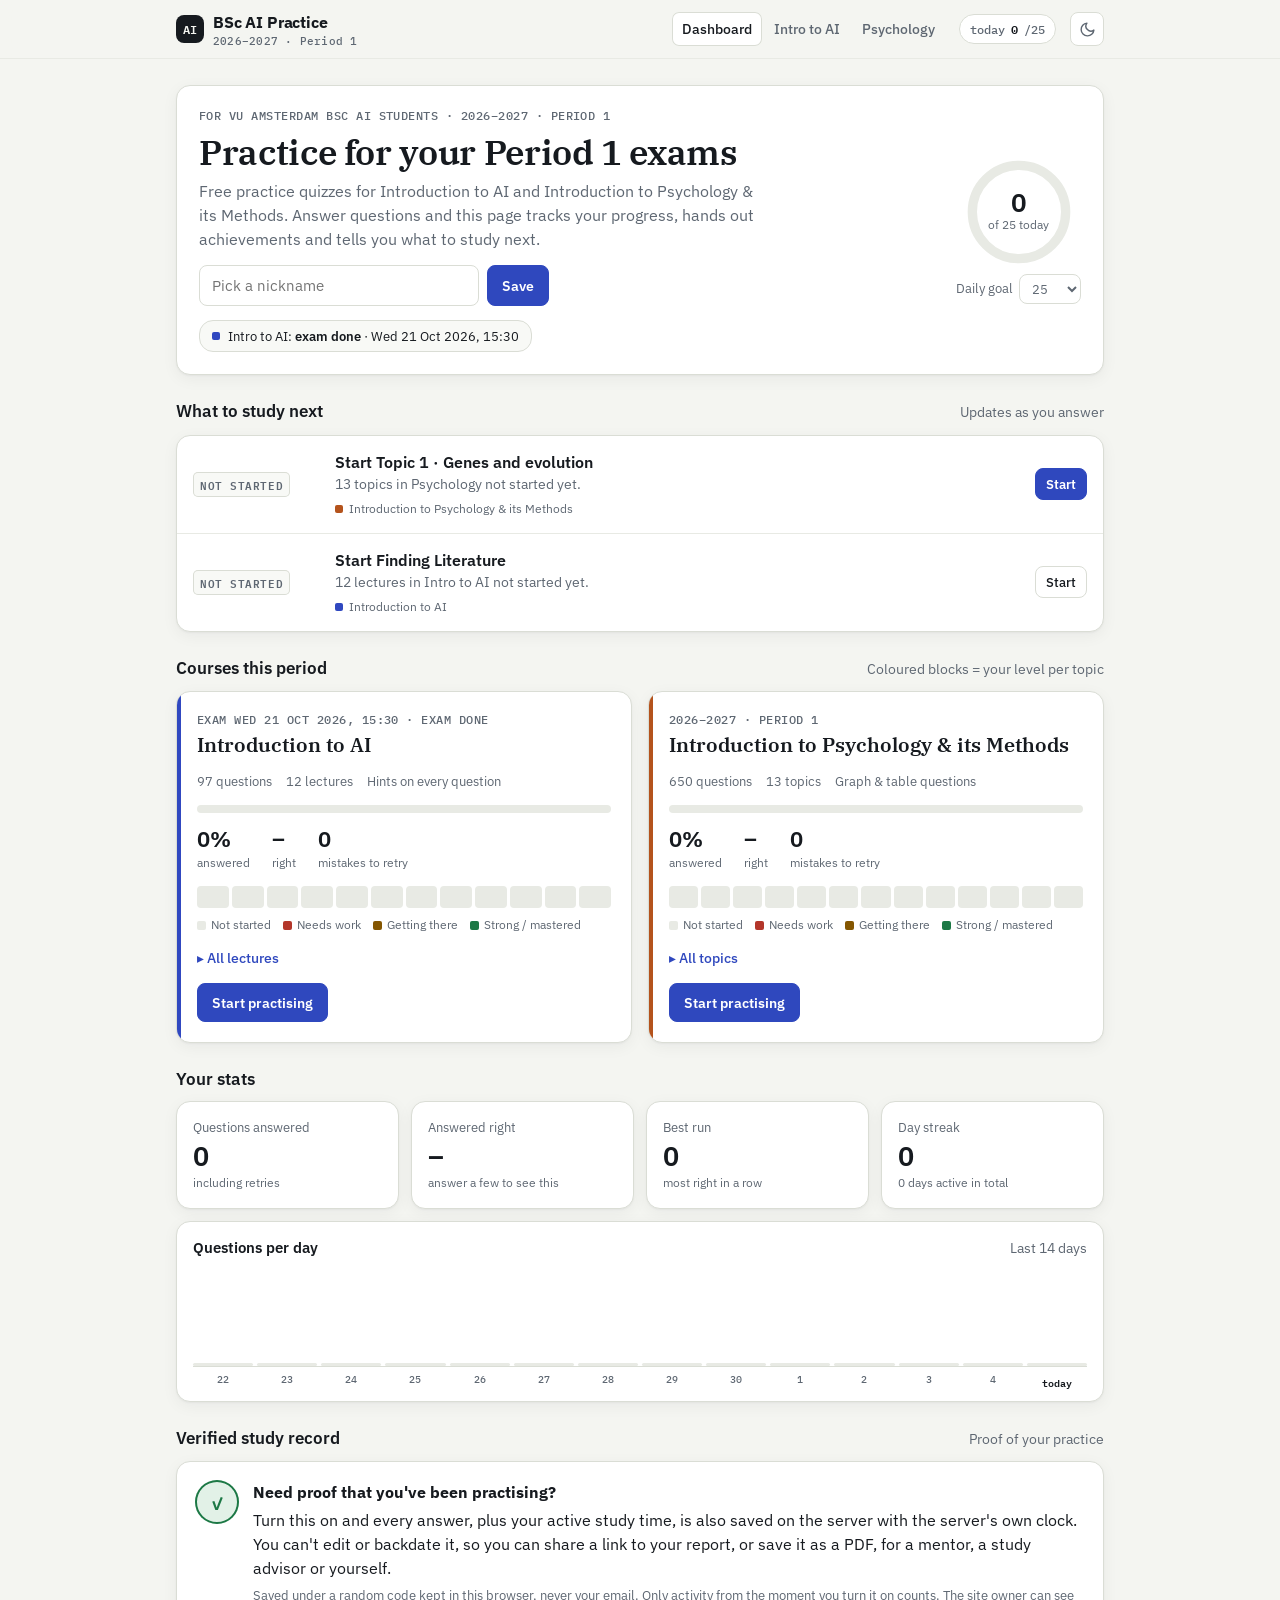
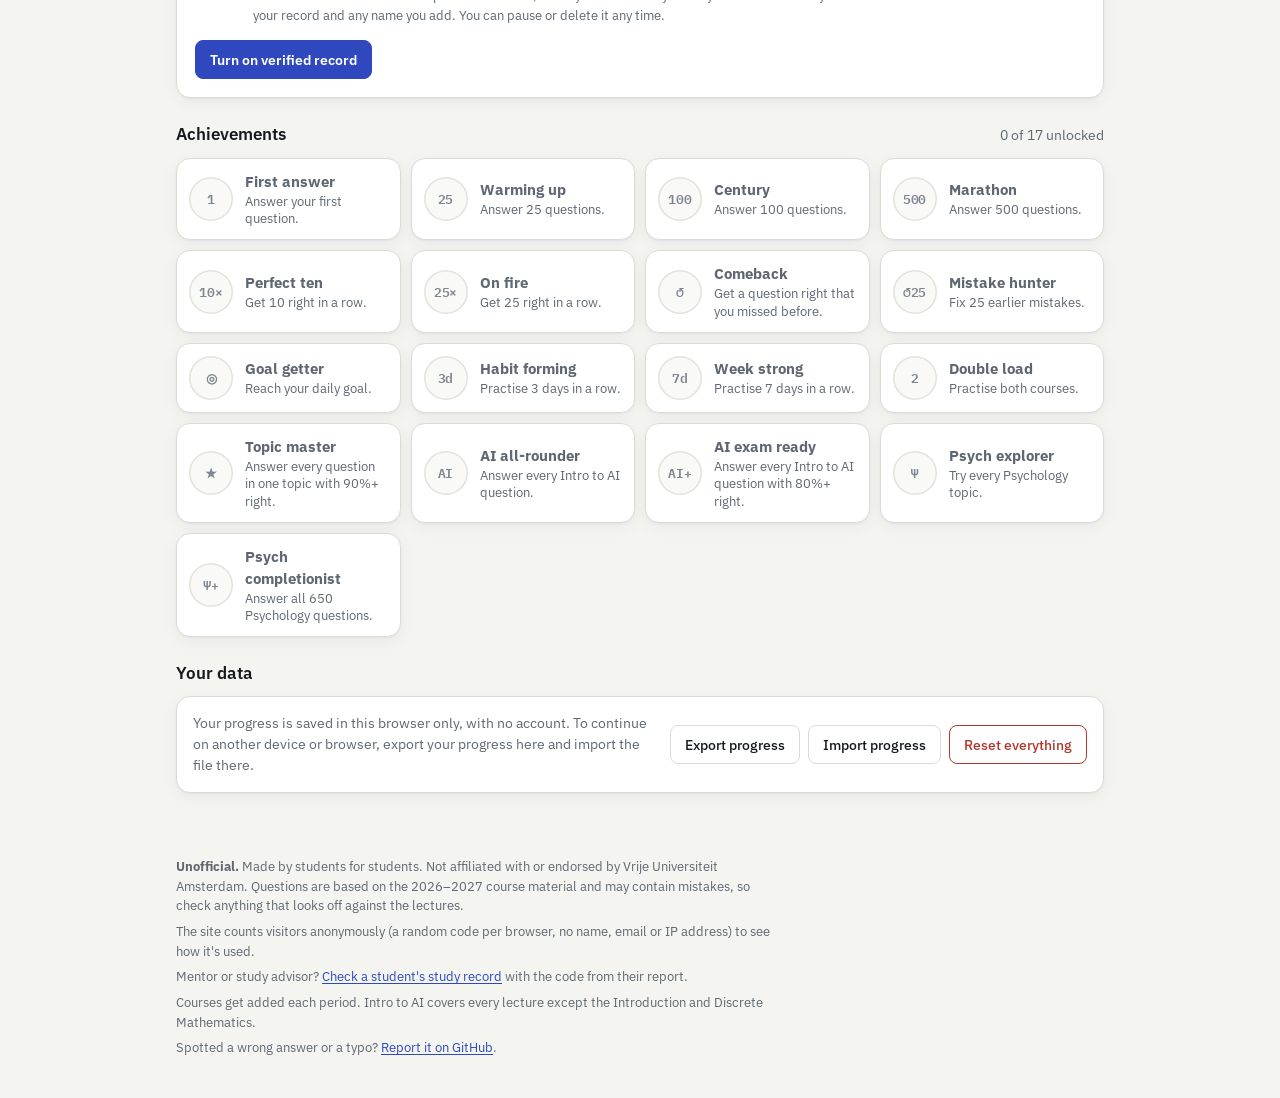
<file: index.html>
<!doctype html>
<html lang="en">
<head>
<meta charset="utf-8">
<meta name="viewport" content="width=device-width,initial-scale=1,viewport-fit=cover">
<title>BSc AI Practice</title>
<meta name="description" content="Free, unofficial practice quizzes for VU Amsterdam BSc Artificial Intelligence students, 2026–2027 Period 1: Introduction to AI and Introduction to Psychology & its Methods. Tracks your progress and tells you what to study next.">
<meta property="og:title" content="BSc AI Practice · 2026–2027 Period 1">
<meta property="og:description" content="Practice quizzes for Intro to AI and Intro to Psychology & its Methods, with progress tracking, achievements and study suggestions.">
<link rel="icon" href="assets/icon.svg" type="image/svg+xml">
<link rel="preconnect" href="https://fonts.googleapis.com">
<link rel="preconnect" href="https://fonts.gstatic.com" crossorigin>
<link rel="stylesheet" href="https://fonts.googleapis.com/css2?family=IBM+Plex+Mono:wght@400;500;600&family=IBM+Plex+Sans:wght@400;500;600;700&family=IBM+Plex+Serif:wght@500;600&display=swap">
<link rel="stylesheet" href="assets/style.css?v=6">
<script>try{var s=JSON.parse(localStorage.getItem("bscai-practice.v1")||"{}").settings;if(s&&(s.theme==="dark"||s.theme==="light"))document.documentElement.setAttribute("data-theme",s.theme)}catch(e){}</script>
</head>
<body data-page="home">
<header class="topbar" id="topbar"></header>

<main class="page">
  <section class="card hero">
    <div>
      <div class="eyebrow">For VU Amsterdam BSc AI students · 2026–2027 · Period 1</div>
      <h1 id="greet" style="margin-top:8px">Welcome</h1>
      <p class="lead" id="lead"></p>
      <form class="namebox" id="nameForm" hidden>
        <label class="sr" for="nameInput">Nickname</label>
        <input id="nameInput" type="text" maxlength="24" placeholder="Pick a nickname" autocomplete="nickname">
        <button class="btn primary" type="submit">Save</button>
        <button class="btn ghost" type="button" id="nameCancel" hidden>Cancel</button>
      </form>
      <div class="exam-row" id="exams"></div>
    </div>
    <div class="ring-wrap">
      <div class="ring" id="ring" role="img">
        <svg viewBox="0 0 120 120" aria-hidden="true">
          <circle class="track" cx="60" cy="60" r="50" fill="none" stroke-width="10"/>
          <circle class="val" id="ringVal" cx="60" cy="60" r="50" fill="none" stroke-width="10" stroke-dasharray="0 400"/>
        </svg>
        <div class="ring-label"><b id="ringNum">0</b><span id="ringOf">of 25 today</span></div>
      </div>
      <label class="goal-row">Daily goal
        <select id="goal">
          <option value="10">10</option><option value="25">25</option><option value="50">50</option><option value="100">100</option>
        </select>
      </label>
    </div>
  </section>

  <section class="section">
    <div class="section-h"><h2>What to study next</h2><span class="aside">Updates as you answer</span></div>
    <div class="card sugs" id="sugs"></div>
  </section>

  <section class="section">
    <div class="section-h"><h2>Courses this period</h2><span class="aside">Coloured blocks = your level per topic</span></div>
    <div class="courses" id="courses"></div>
  </section>

  <section class="section" id="community" hidden>
    <div class="section-h"><h2>Everyone on the site</h2><span class="aside">Anonymous totals · updates every minute</span></div>
    <div class="stats" id="commStats"></div>
    <div class="card activity">
      <div class="section-h" style="margin-bottom:12px"><h2 style="font-size:.92rem">Questions answered by everyone</h2><span class="aside">Last 14 days</span></div>
      <div class="act-bars" id="commBars"></div>
      <div class="act-base"></div>
      <div class="act-axis" id="commAxis"></div>
      <table class="sr" id="commTable"></table>
    </div>
  </section>

  <section class="section">
    <div class="section-h"><h2>Your stats</h2><span class="aside" id="sinceLine"></span></div>
    <div class="stats" id="stats"></div>
    <div class="card activity">
      <div class="section-h" style="margin-bottom:12px"><h2 style="font-size:.92rem">Questions per day</h2><span class="aside">Last 14 days</span></div>
      <div class="act-bars" id="actBars"></div>
      <div class="act-base"></div>
      <div class="act-axis" id="actAxis"></div>
      <table class="sr" id="actTable"></table>
    </div>
  </section>

  <section class="section" id="recordSec" hidden>
    <div class="section-h"><h2>Verified study record</h2><span class="aside">Proof of your practice</span></div>
    <div class="card record" id="record"></div>
  </section>

  <section class="section">
    <div class="section-h"><h2>Achievements</h2><span class="aside" id="badgeCount"></span></div>
    <div class="badges" id="badges"></div>
  </section>

  <section class="section">
    <div class="section-h"><h2>Your data</h2></div>
    <div class="card datarow">
      <div class="privacy">
        <p>Your progress is saved in this browser only, with no account. To continue on another device or browser, export your progress here and import the file there.</p>
      </div>
      <div class="btns">
        <button class="btn" id="export" type="button">Export progress</button>
        <label class="btn" for="importFile">Import progress</label>
        <input type="file" id="importFile" accept="application/json,.json" hidden>
        <button class="btn warn" id="resetAll" type="button">Reset everything</button>
      </div>
    </div>
  </section>
</main>

<footer class="foot">
  <p><b>Unofficial.</b> Made by students for students. Not affiliated with or endorsed by Vrije Universiteit Amsterdam. Questions are based on the 2026–2027 course material and may contain mistakes, so check anything that looks off against the lectures.</p>
  <p>The site counts visitors anonymously (a random code per browser, no name, email or IP address) to see how it's used.</p>
  <p>Mentor or study advisor? <a href="report.html">Check a student's study record</a> with the code from their report.</p>
  <p>Courses get added each period. Intro to AI covers every lecture except the Introduction and Discrete Mathematics.</p>
  <p>Spotted a wrong answer or a typo? <a href="https://github.com/youngpietro/bsc-ai-practice/issues/new" target="_blank" rel="noopener">Report it on GitHub</a>.</p>
</footer>

<script src="data/ai-data.js?v=6"></script>
<script src="data/psych-data.js?v=6"></script>
<script src="assets/core.js?v=6"></script>
<script src="assets/live.js?v=6"></script>
<script src="assets/dashboard.js?v=6"></script>
</body>
</html>
</file>
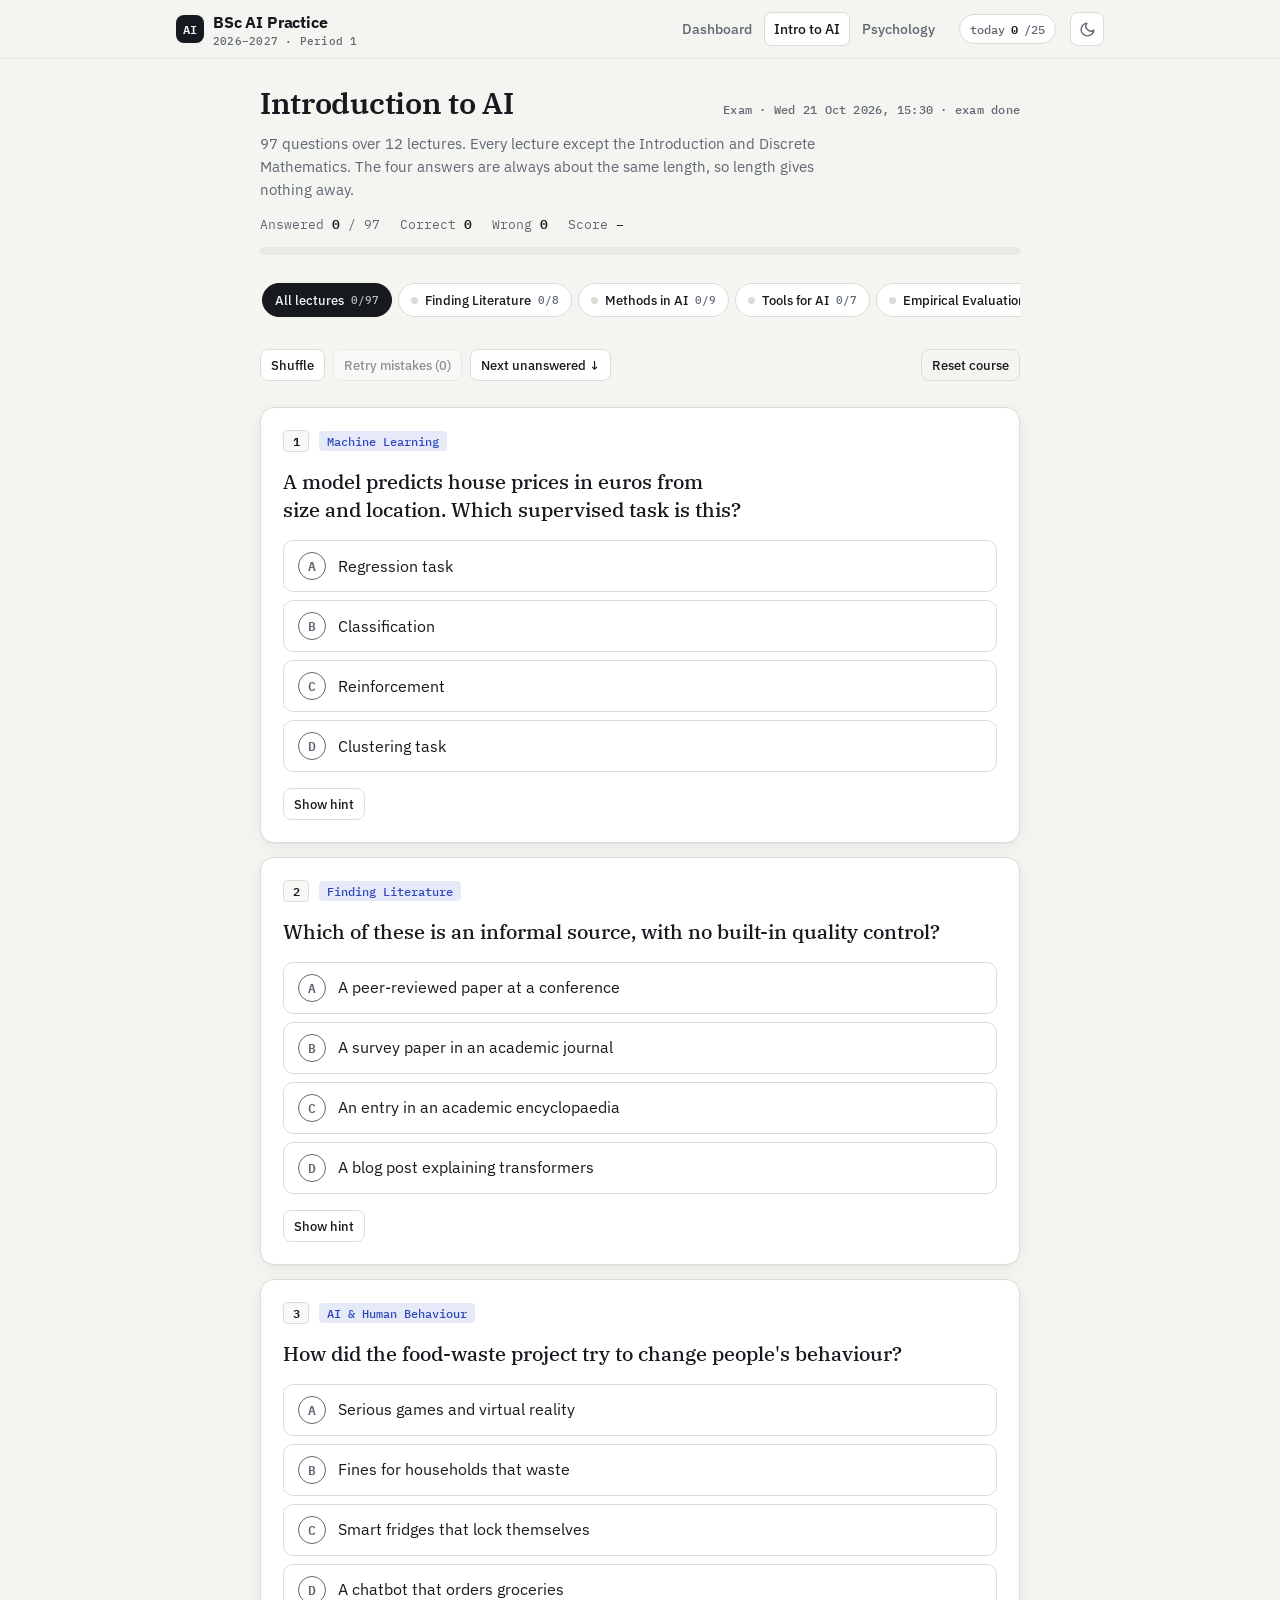
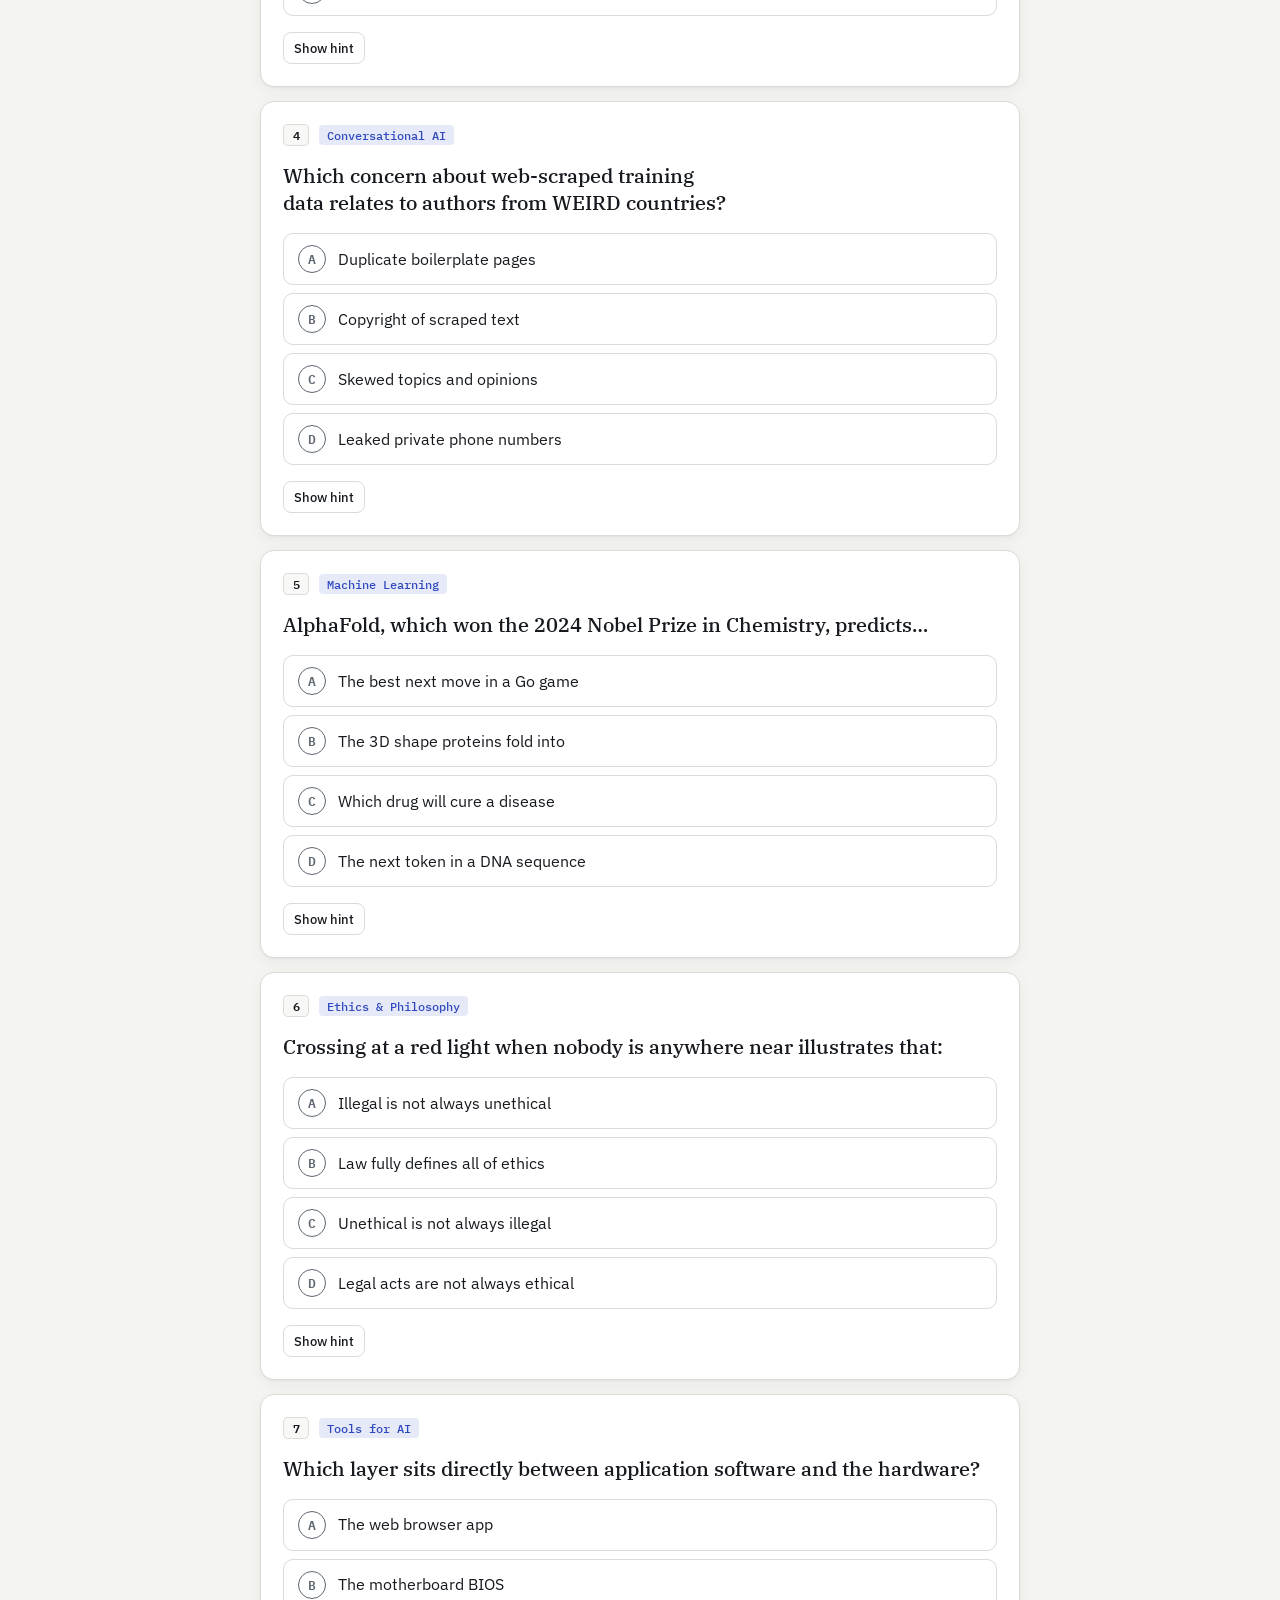
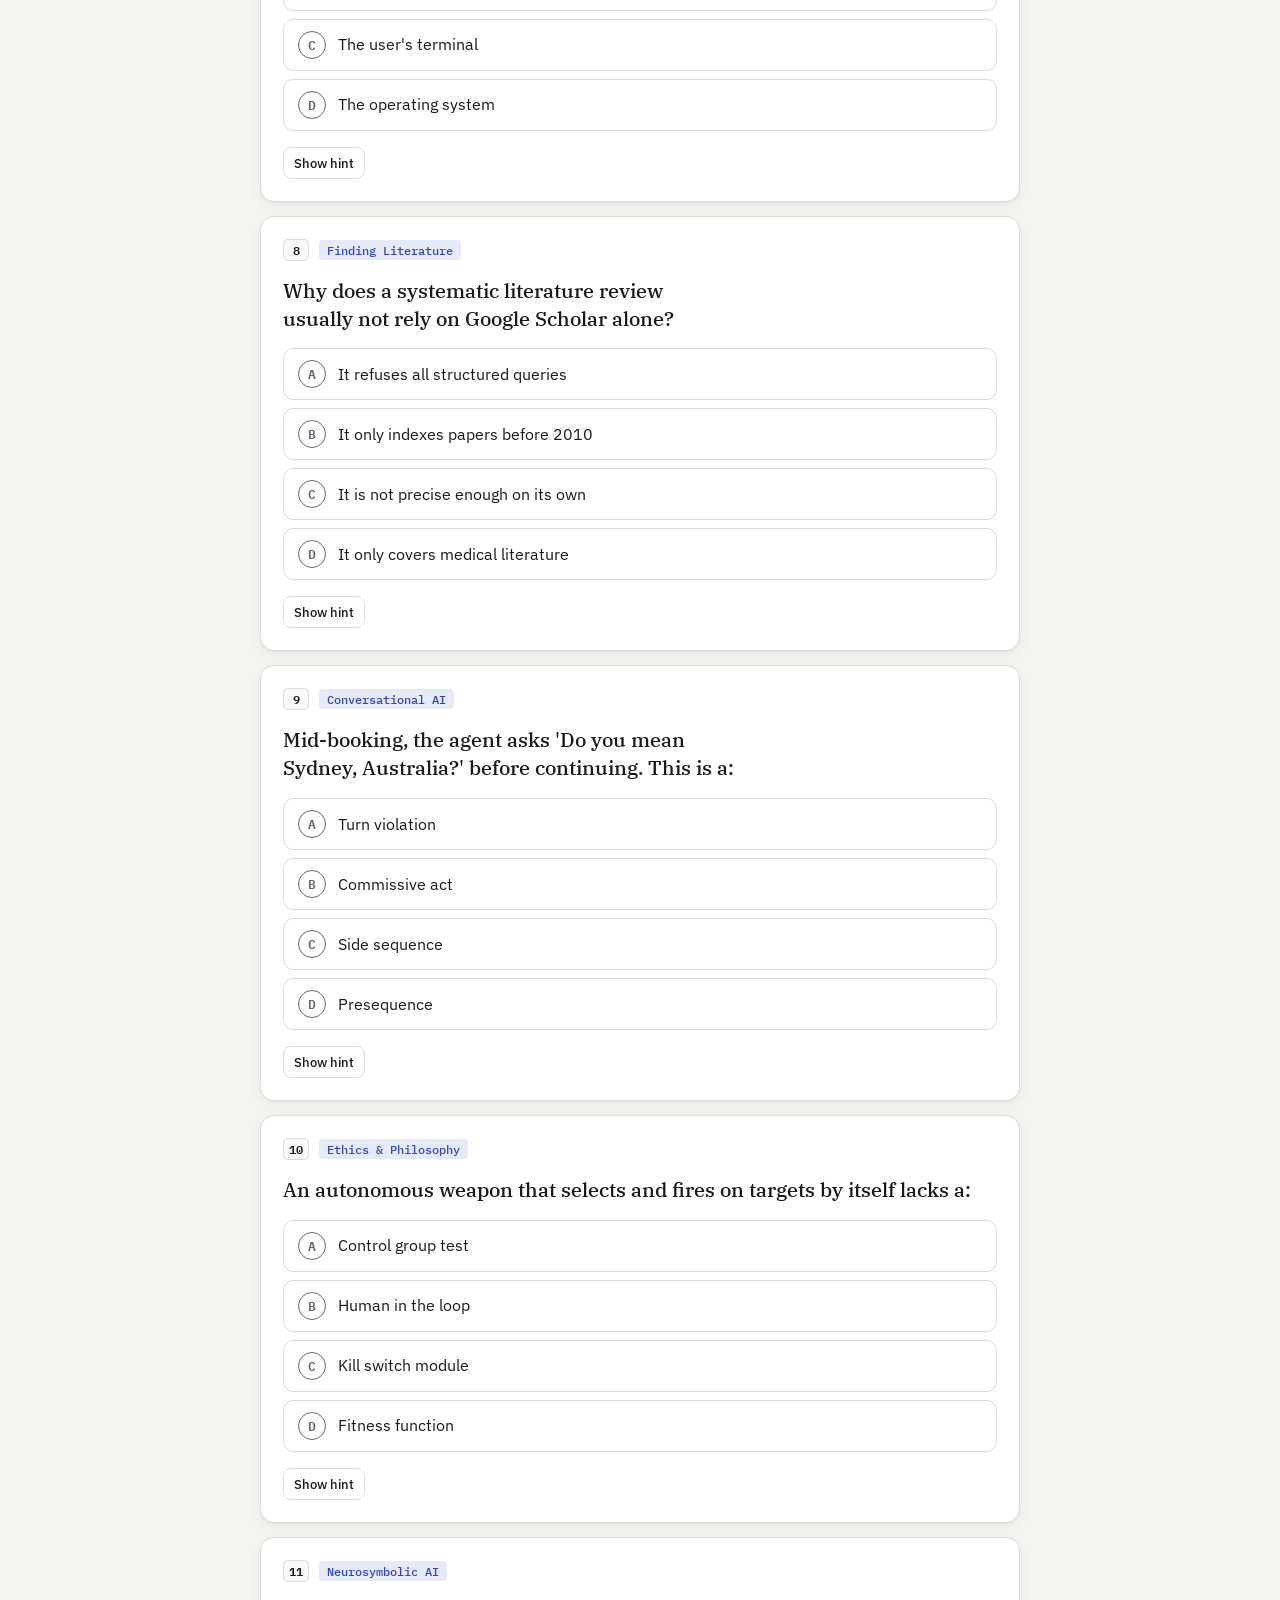
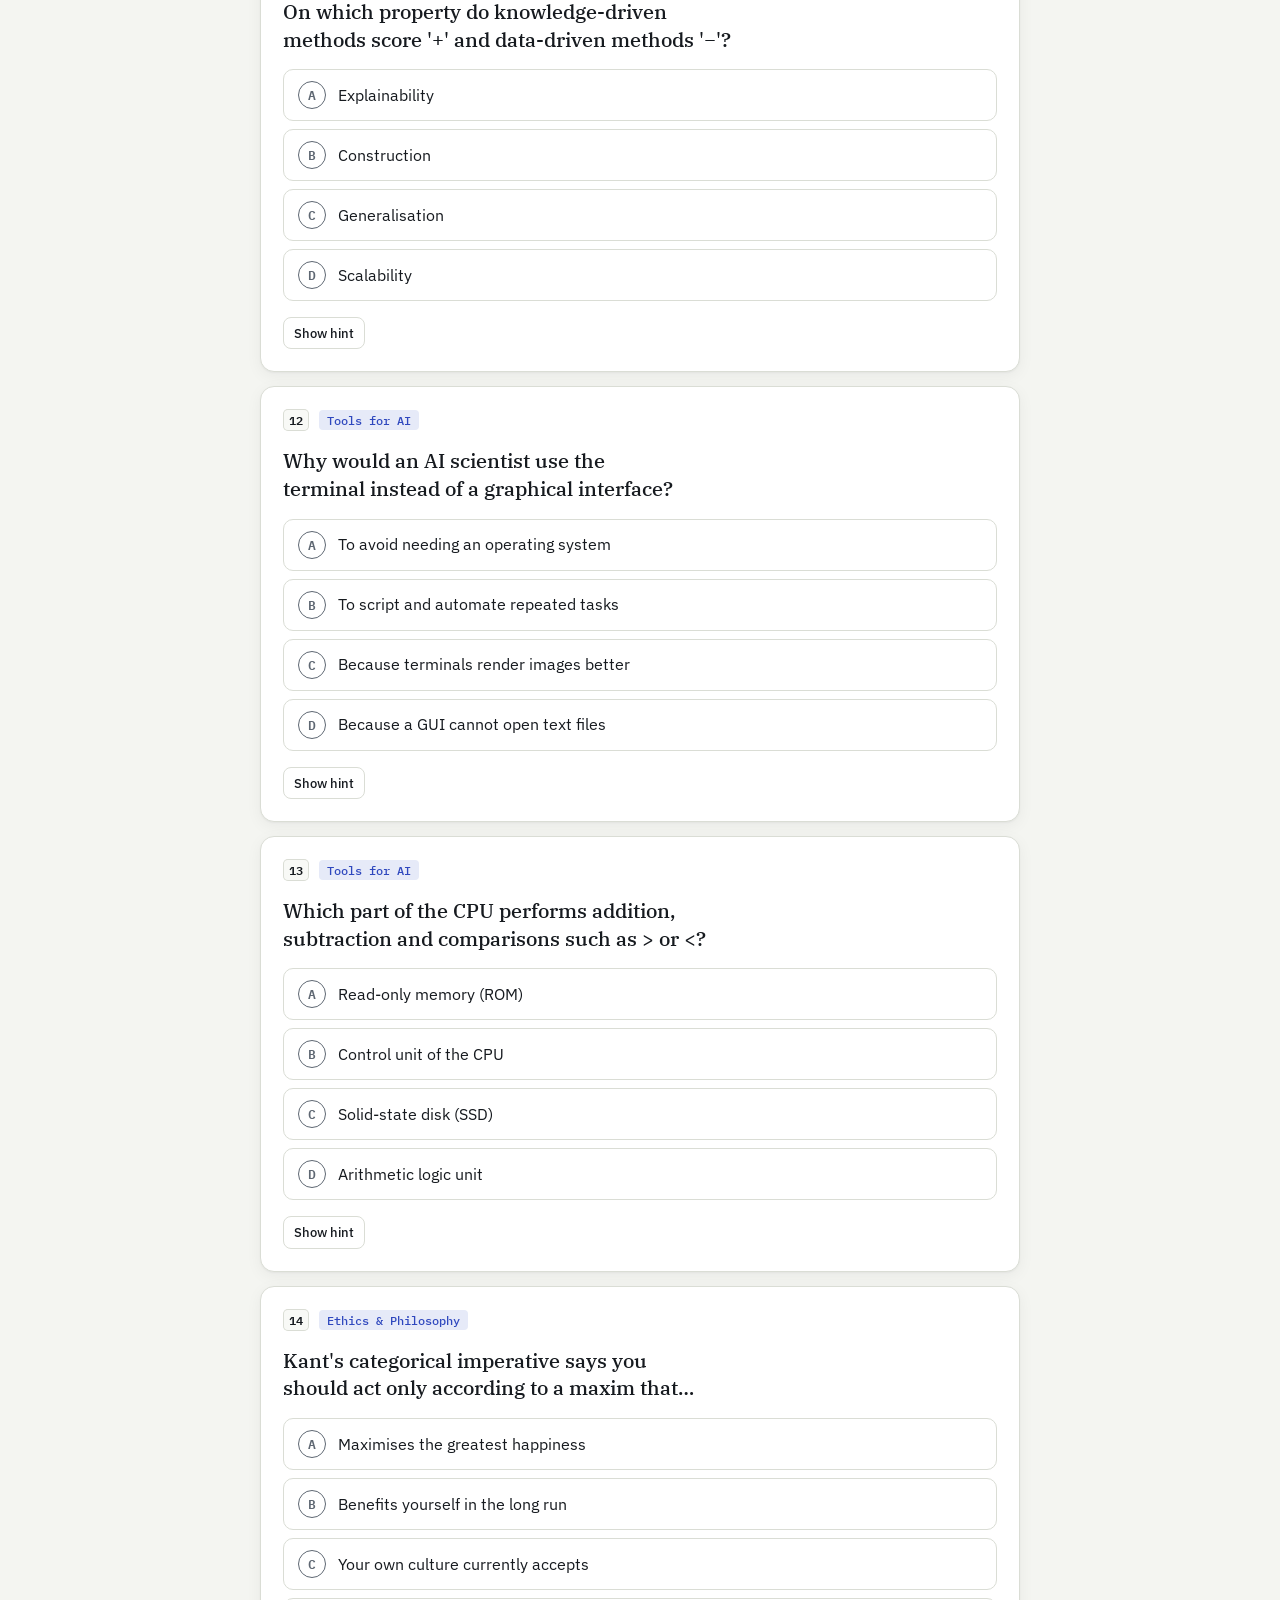
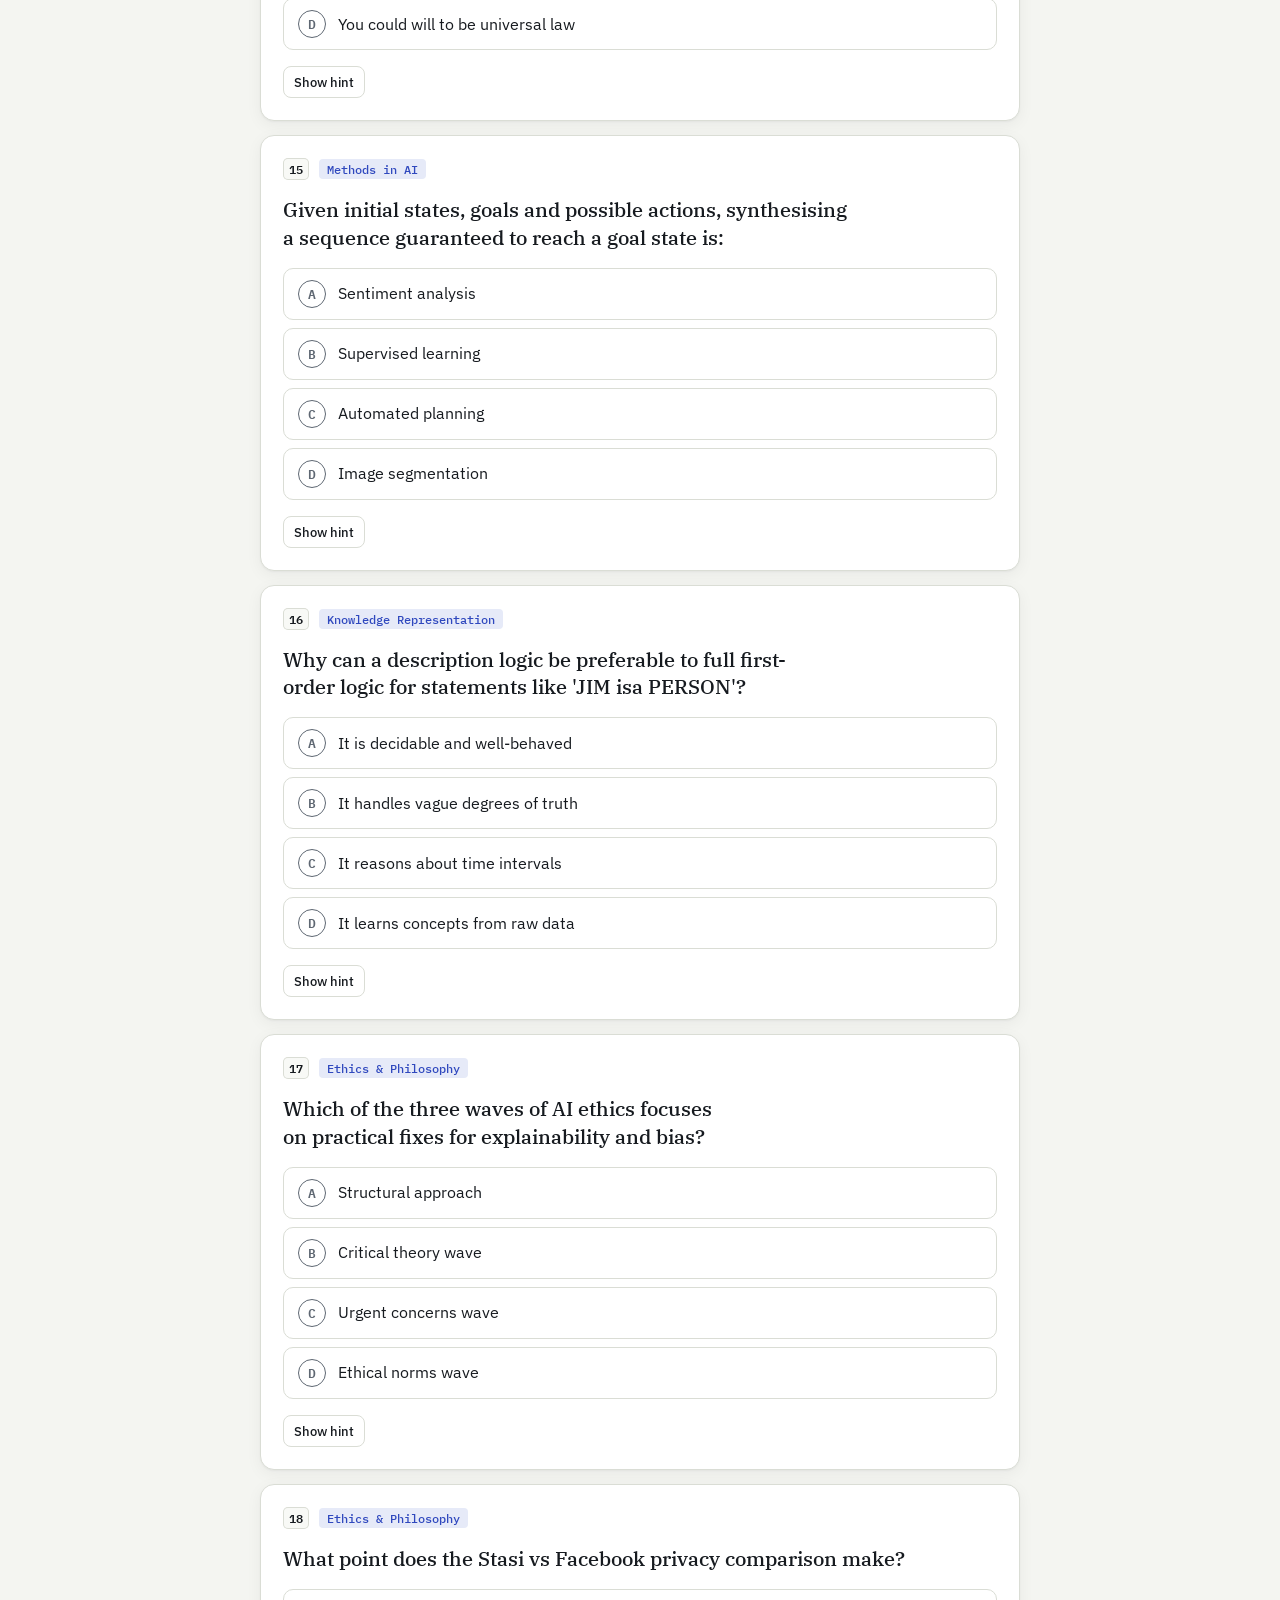
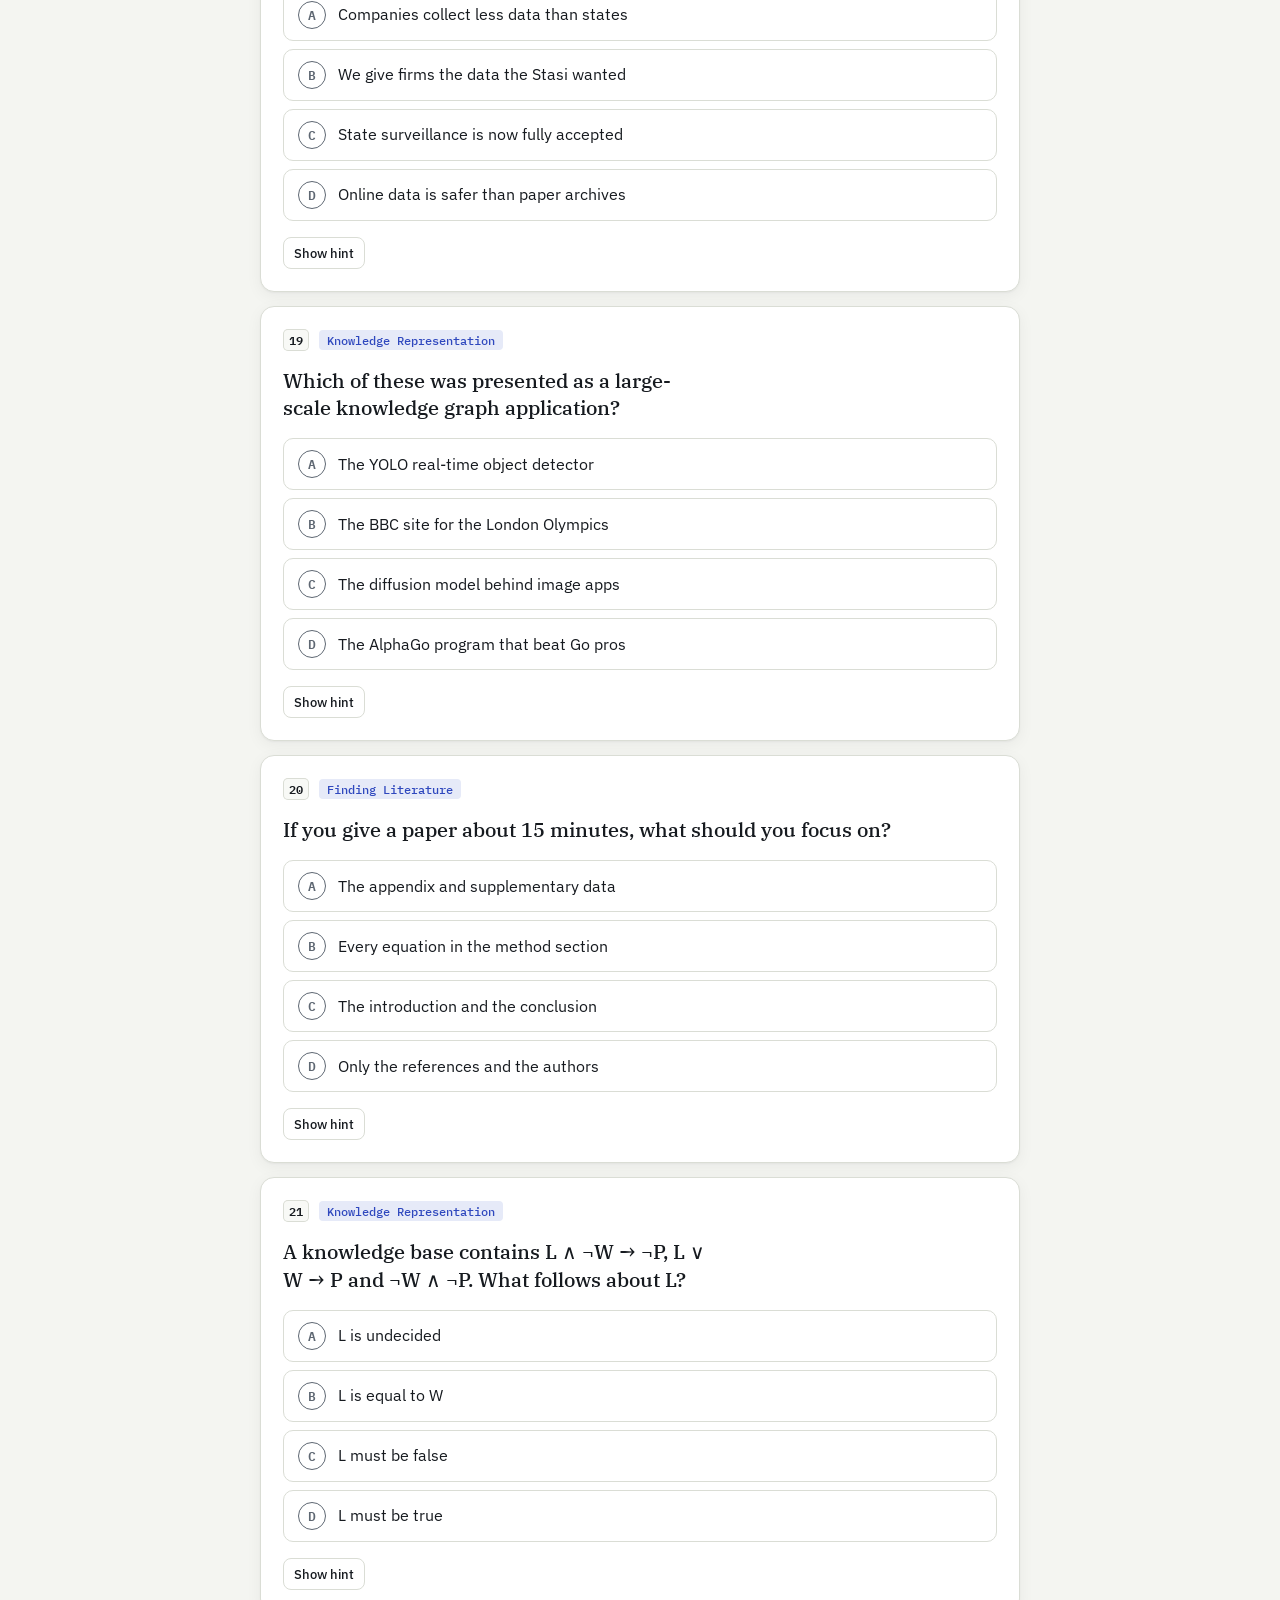
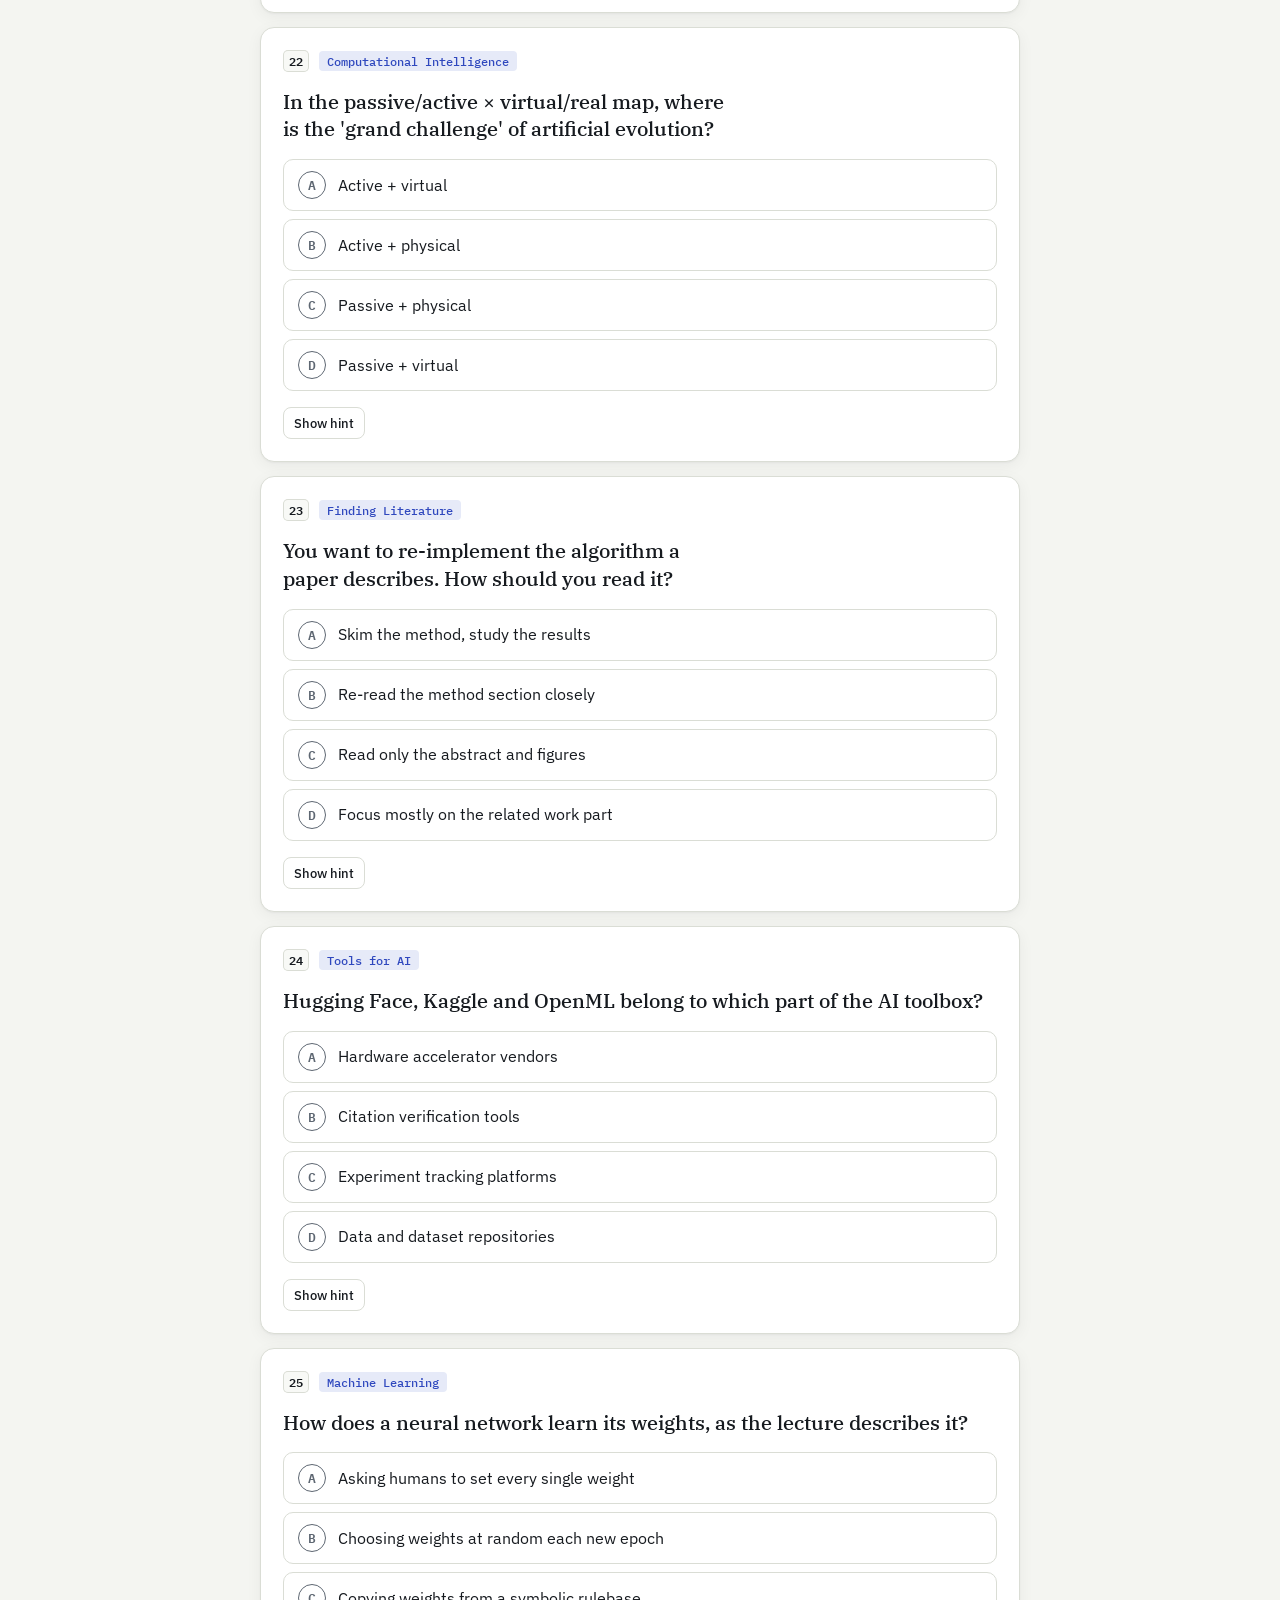
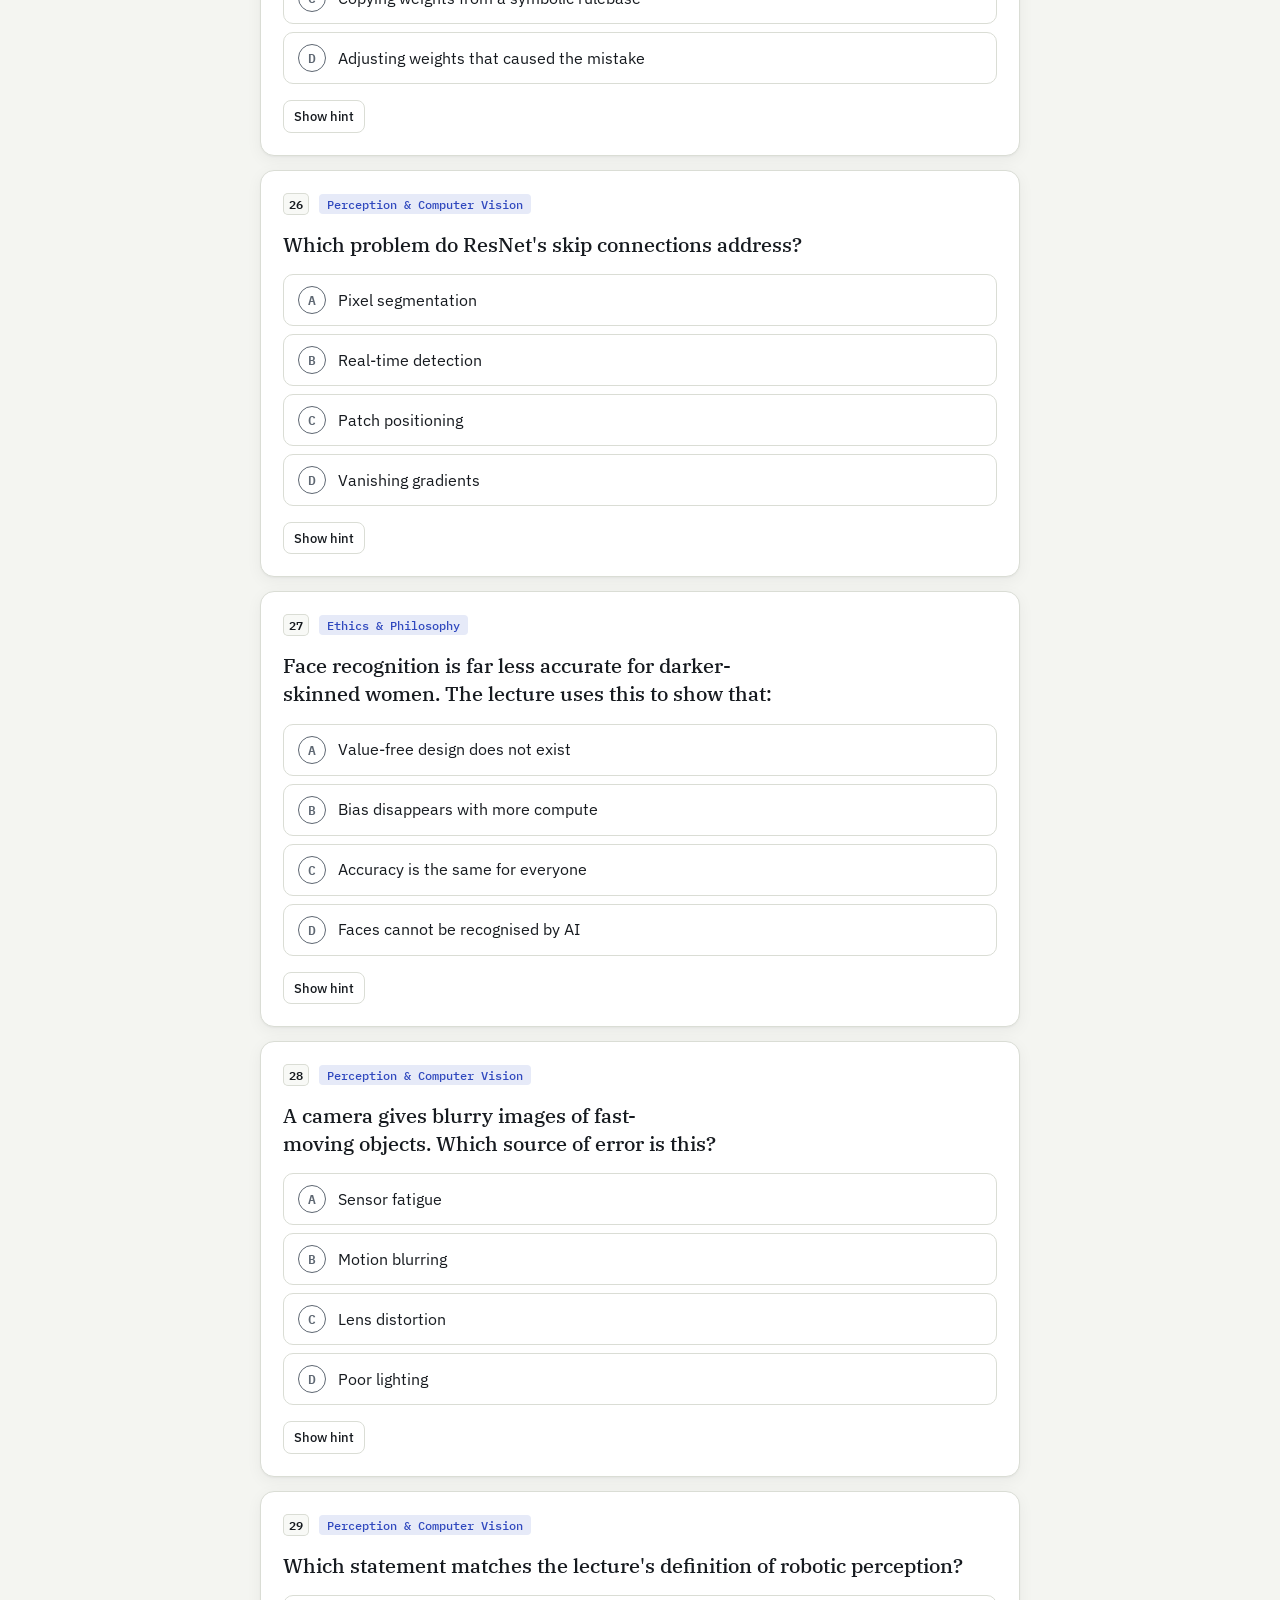
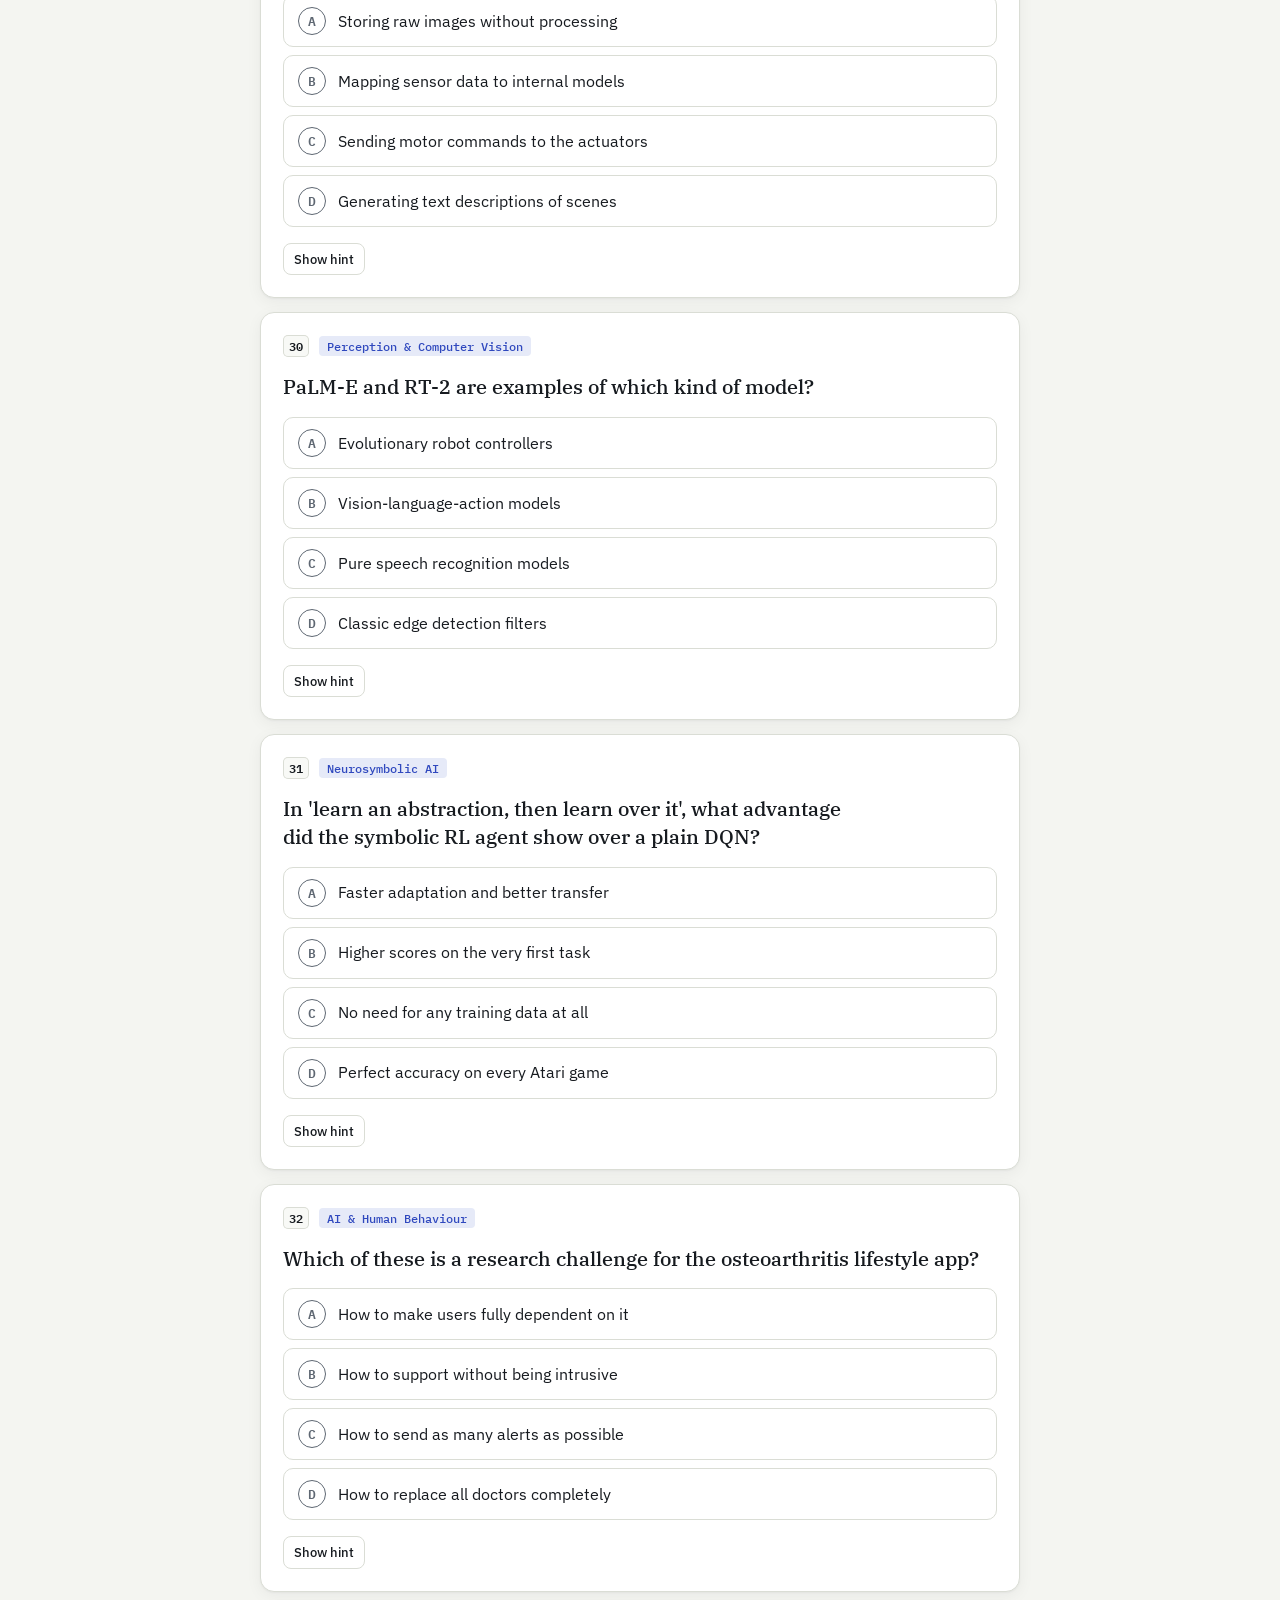
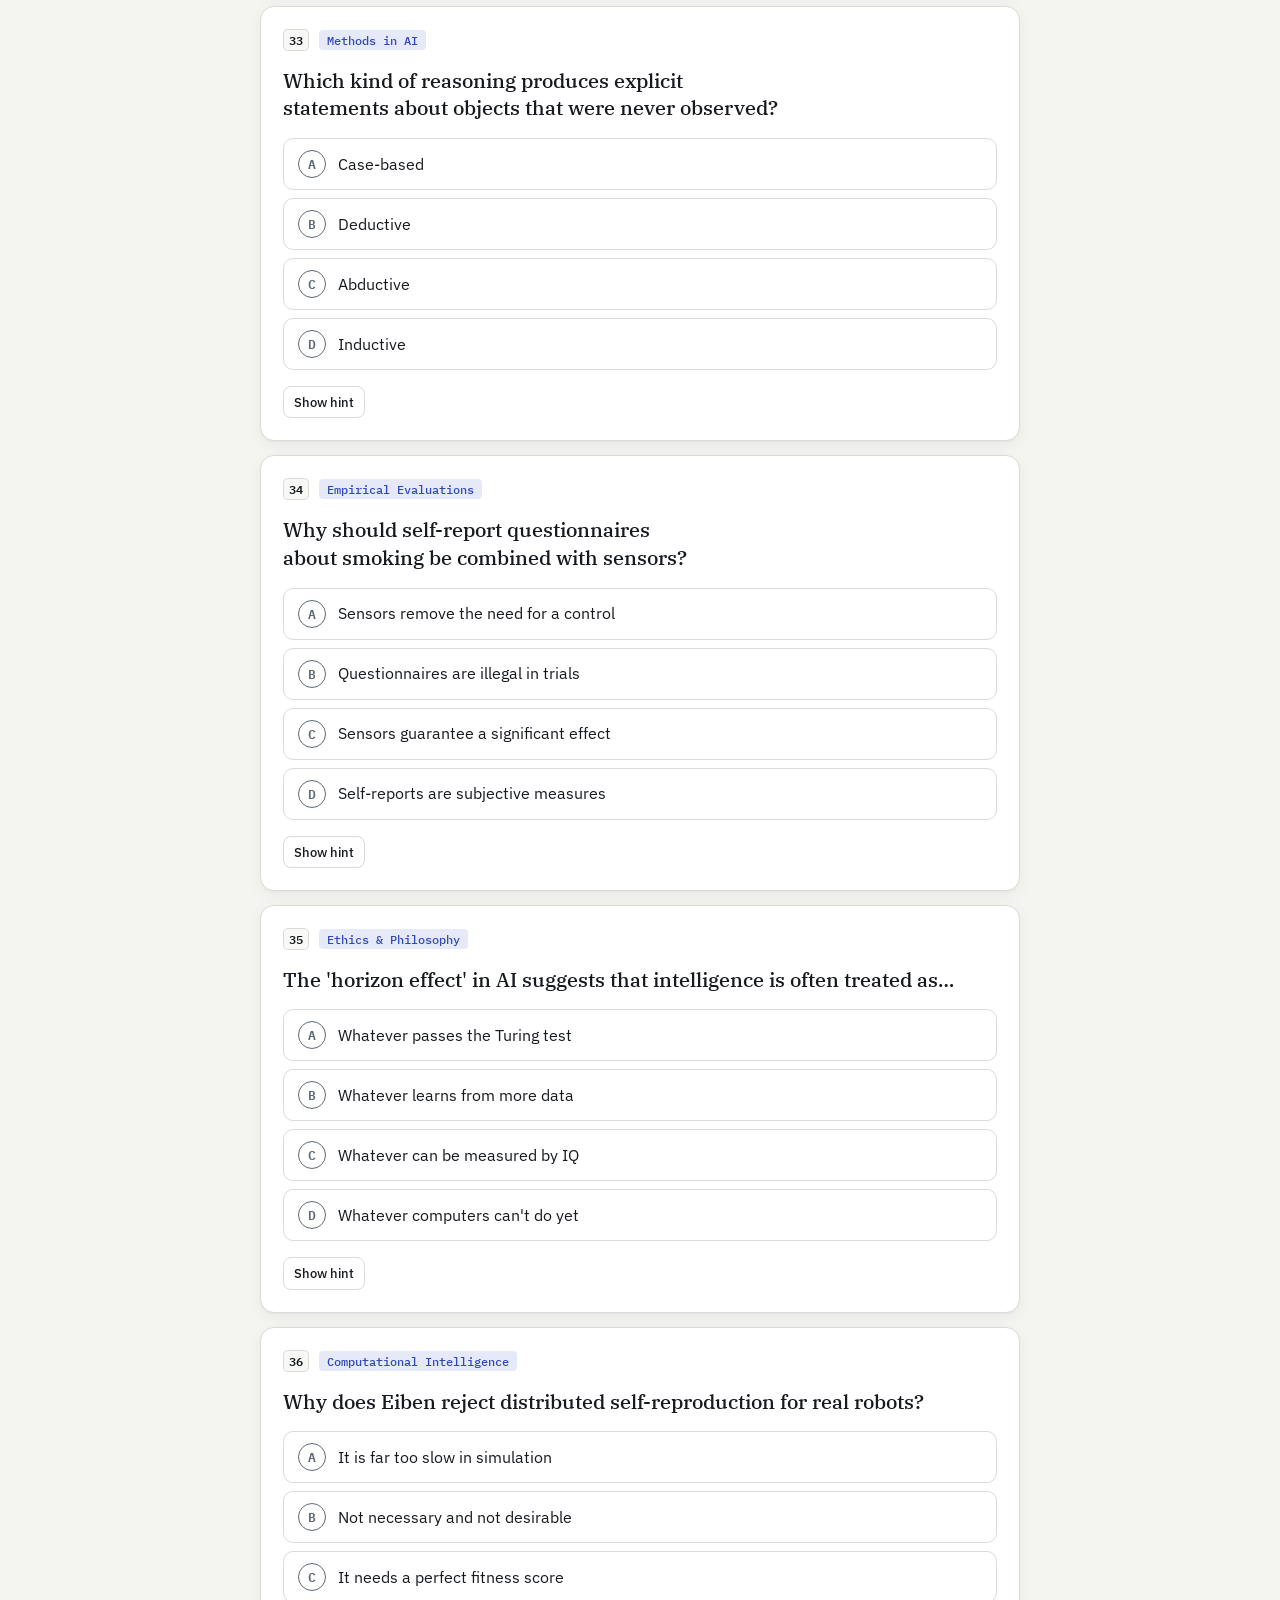
<file: intro-ai.html>
<!doctype html>
<html lang="en">
<head>
<meta charset="utf-8">
<meta name="viewport" content="width=device-width,initial-scale=1,viewport-fit=cover">
<title>Intro to AI practice · BSc AI Practice</title>
<meta name="description" content="97 practice questions for the Introduction to AI exam (BSc Artificial Intelligence, VU Amsterdam, 2026–2027 Period 1). Unofficial, made by students.">
<link rel="icon" href="assets/icon.svg" type="image/svg+xml">
<link rel="preconnect" href="https://fonts.googleapis.com">
<link rel="preconnect" href="https://fonts.gstatic.com" crossorigin>
<link rel="stylesheet" href="https://fonts.googleapis.com/css2?family=IBM+Plex+Mono:wght@400;500;600&family=IBM+Plex+Sans:wght@400;500;600;700&family=IBM+Plex+Serif:wght@500;600&display=swap">
<link rel="stylesheet" href="assets/style.css?v=6">
<script>try{var s=JSON.parse(localStorage.getItem("bscai-practice.v1")||"{}").settings;if(s&&(s.theme==="dark"||s.theme==="light"))document.documentElement.setAttribute("data-theme",s.theme)}catch(e){}</script>
</head>
<body data-page="ai" data-course="ai" class="c-ai">
<header class="topbar" id="topbar"></header>

<main class="page narrow">
  <header class="qhead">
    <div class="title-row">
      <h1 id="title">Introduction to AI</h1>
      <span class="exam" id="exam"></span>
    </div>
    <p class="sub" id="sub"></p>
    <div class="qstats" id="qstats"></div>
    <div class="pbar" id="bar" role="img"><i class="g"></i><i class="r"></i></div>
  </header>

  <nav class="rail" id="rail" aria-label="Lectures"></nav>

  <div class="controls">
    <button class="btn sm" id="shuffle" type="button">Shuffle</button>
    <button class="btn sm" id="missed" type="button">Retry mistakes</button>
    <button class="btn sm" id="jump" type="button">Next unanswered ↓</button>
    <span class="spacer"></span>
    <button class="btn sm ghost" id="reset" type="button">Reset course</button>
  </div>

  <div class="done-banner" id="done" hidden>
    <p id="doneText"></p>
    <button class="btn primary" id="doneMissed" type="button">Retry mistakes</button>
    <button class="btn primary" id="doneNext" type="button">Next lecture</button>
  </div>

  <div class="qlist" id="list" aria-label="Questions"></div>
  <button class="btn more-btn" id="more" type="button" hidden>Show more</button>

  <section class="section">
    <div class="section-h"><h2>Score by lecture</h2><span class="aside">Click a row to practise that lecture</span></div>
    <div class="card tablewrap"><table class="tbl" id="table"></table></div>
  </section>
</main>

<footer class="foot">
  <p><b>Unofficial.</b> Made by students for students. Not affiliated with or endorsed by Vrije Universiteit Amsterdam. Questions are based on the 2026–2027 course material and may contain mistakes, so check anything that looks off against the lecture slides.</p>
  <p>Your progress is stored only in this browser, with no account. The site counts visitors anonymously with a random code (no name, email or IP address).</p>
  <p>Spotted a wrong answer or a typo? <a href="https://github.com/youngpietro/bsc-ai-practice/issues/new" target="_blank" rel="noopener">Report it on GitHub</a>.</p>
</footer>

<script src="data/ai-data.js?v=6"></script>
<script src="data/psych-data.js?v=6"></script>
<script src="assets/core.js?v=6"></script>
<script src="assets/live.js?v=6"></script>
<script src="assets/quiz.js?v=6"></script>
</body>
</html>
</file>
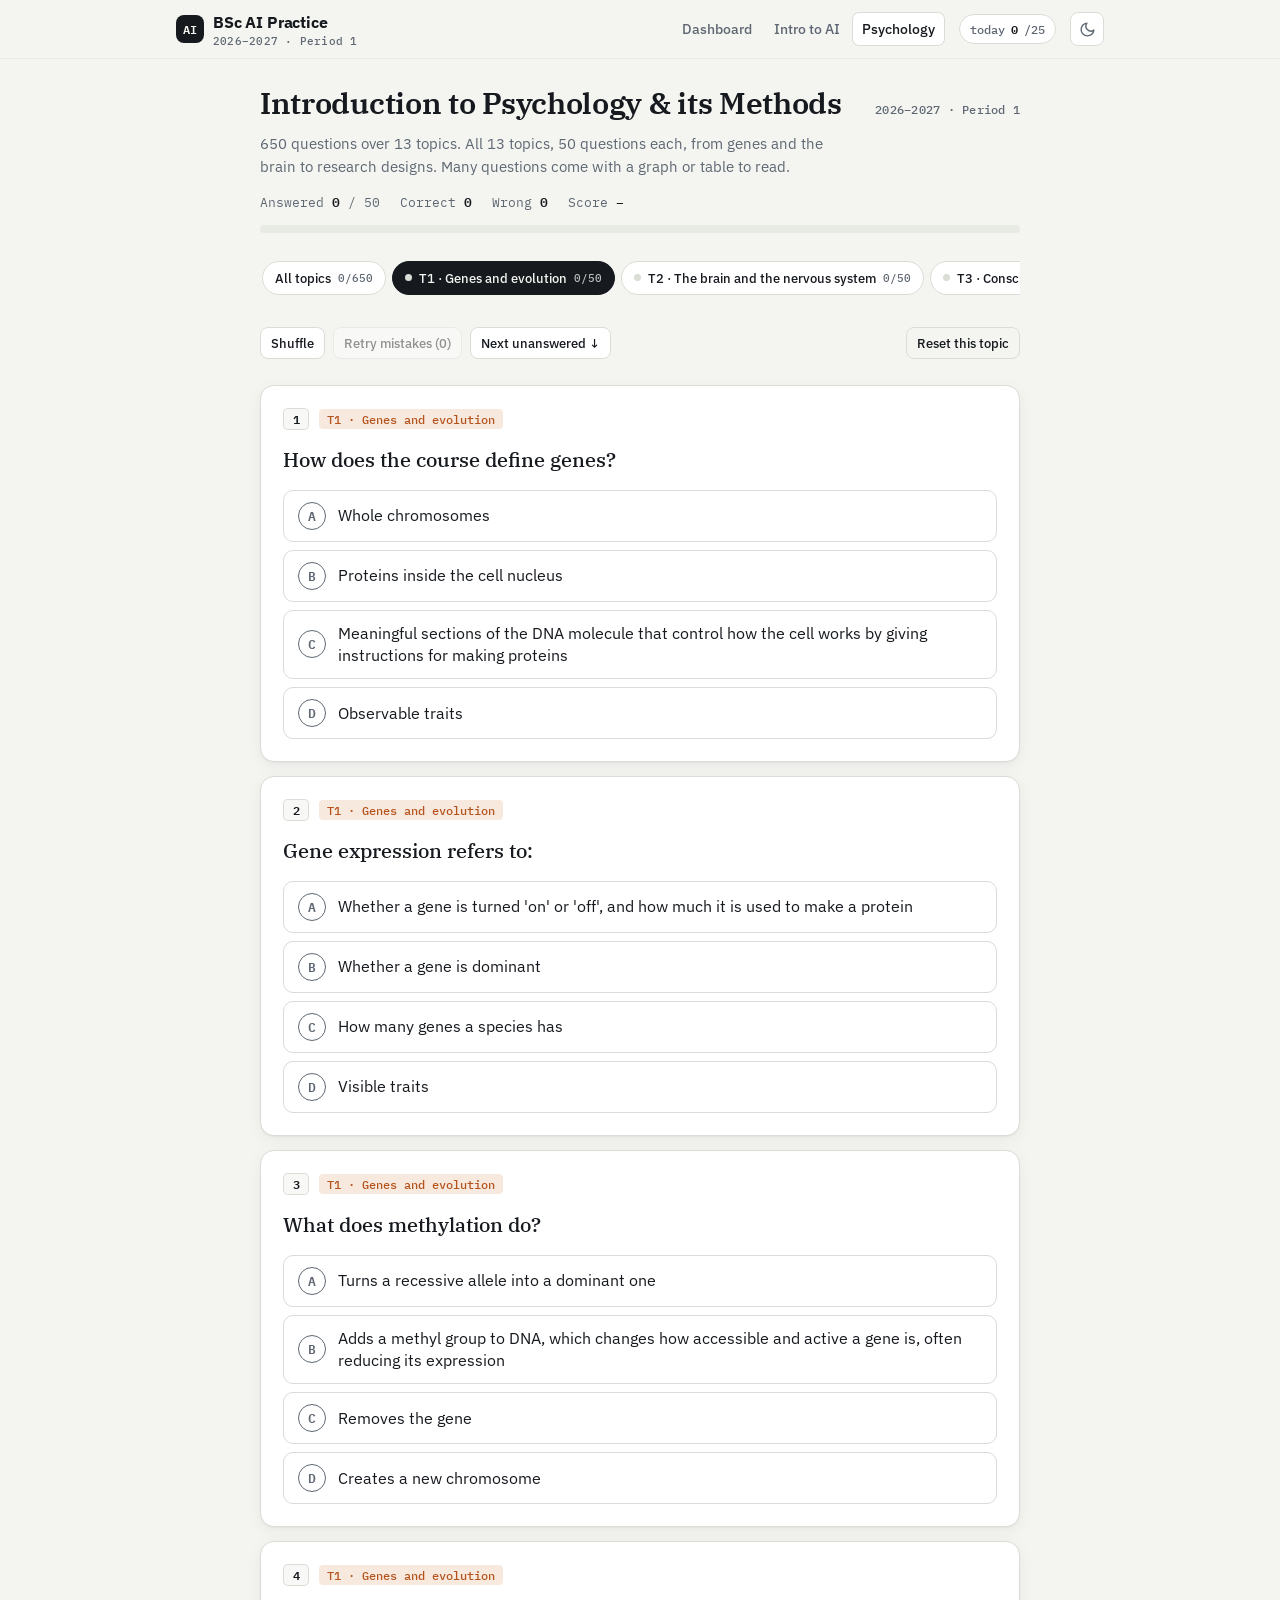
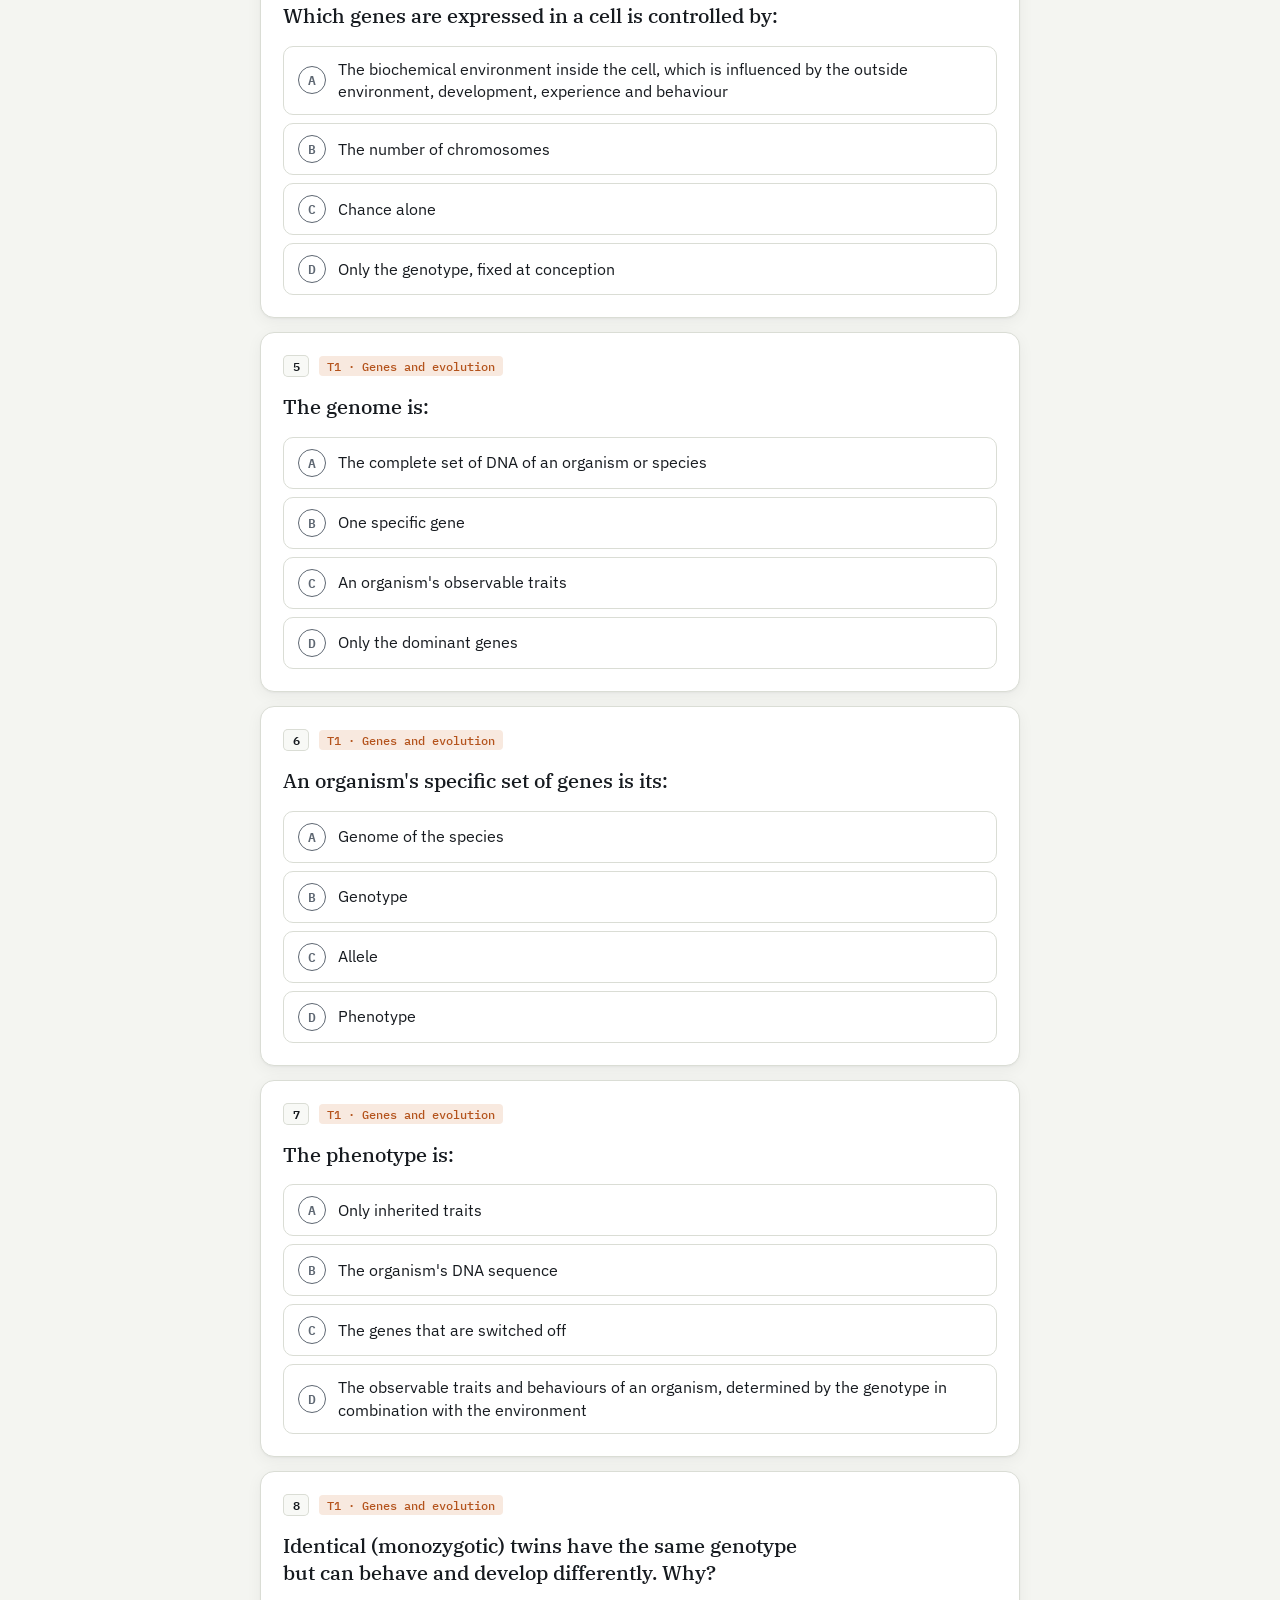
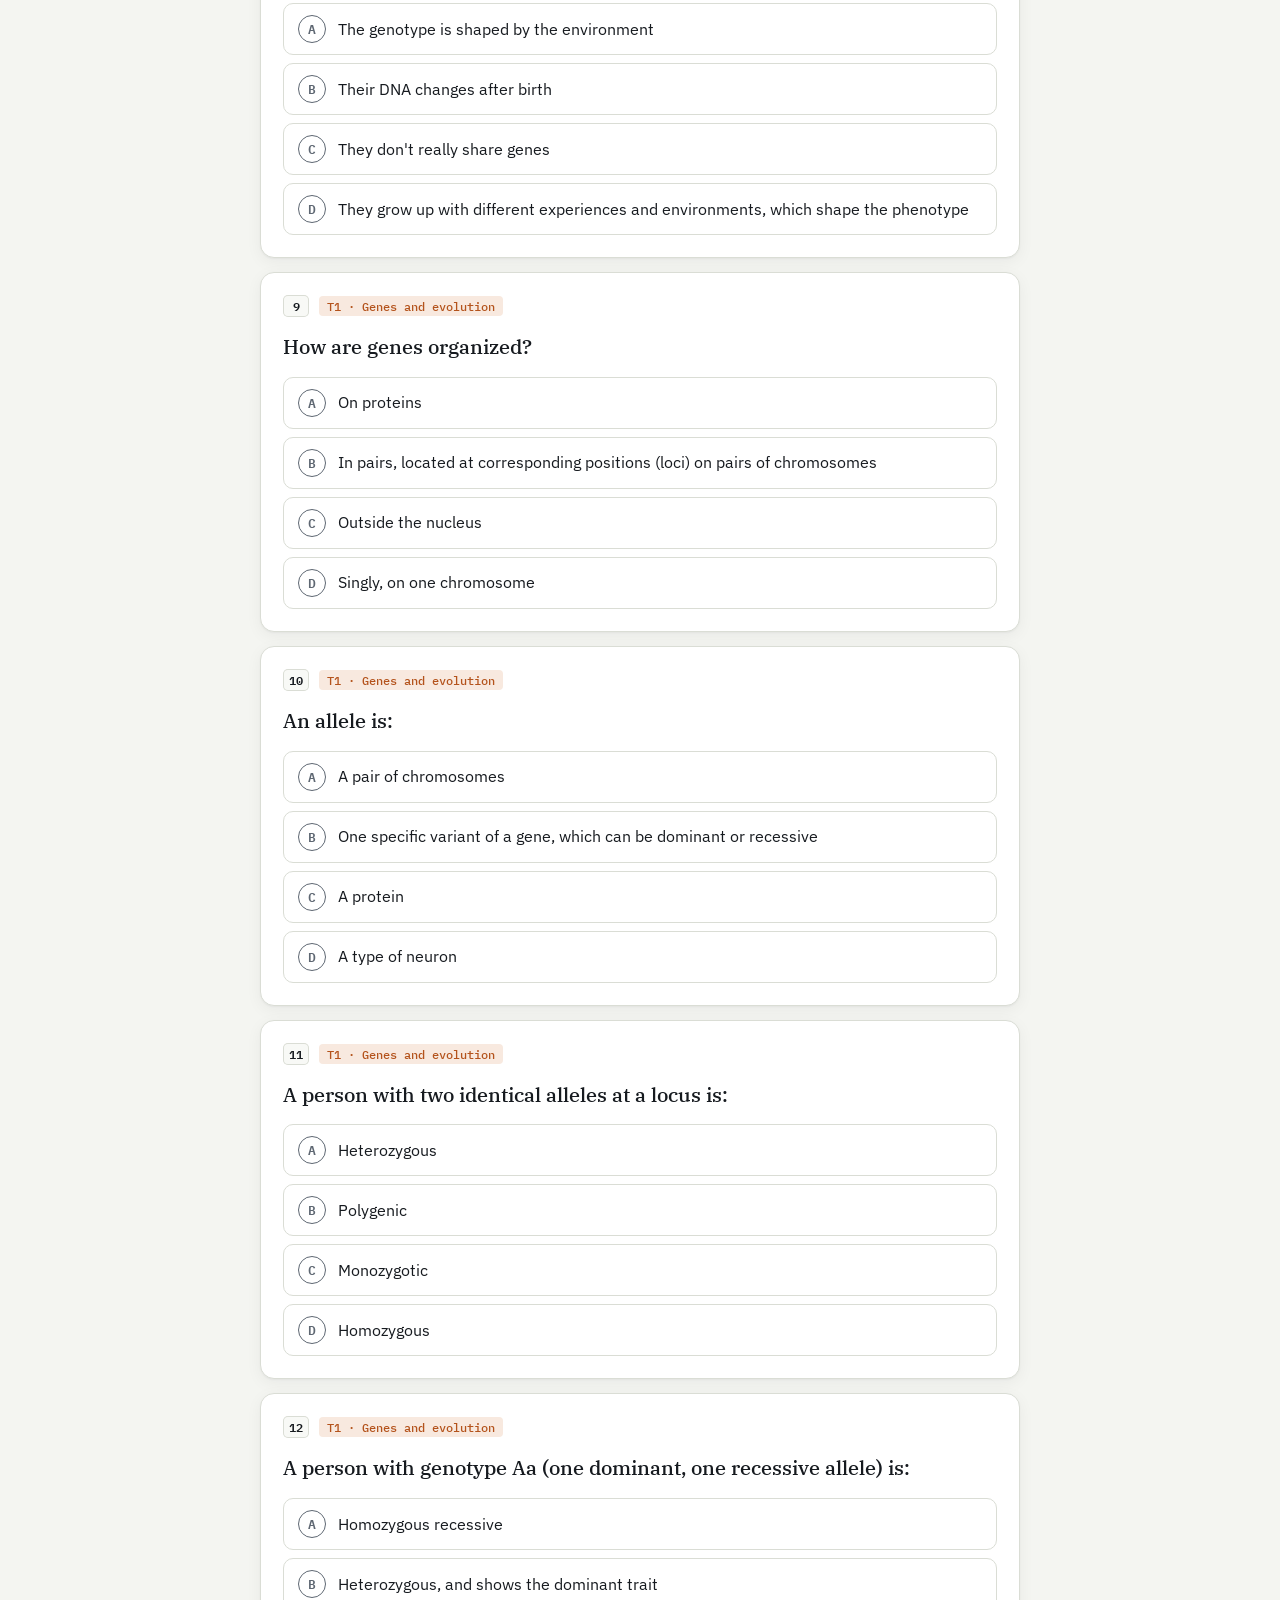
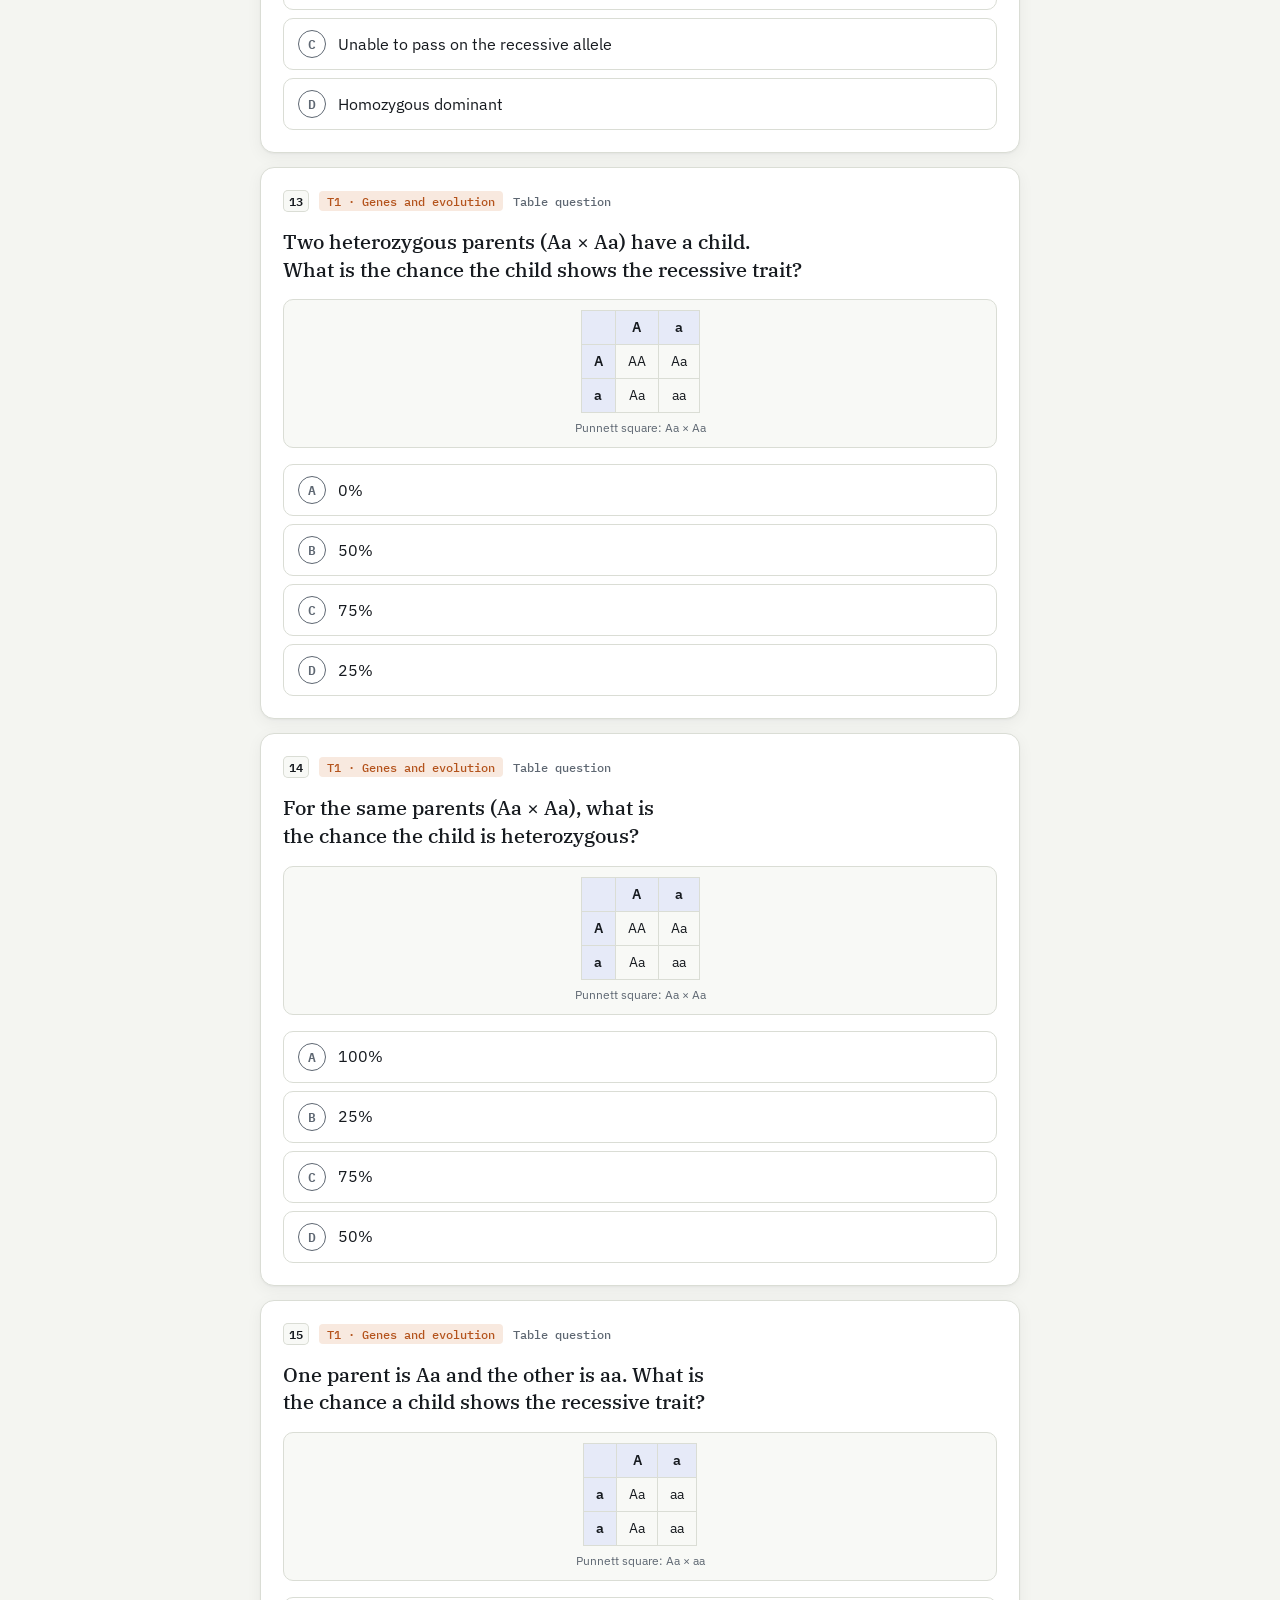
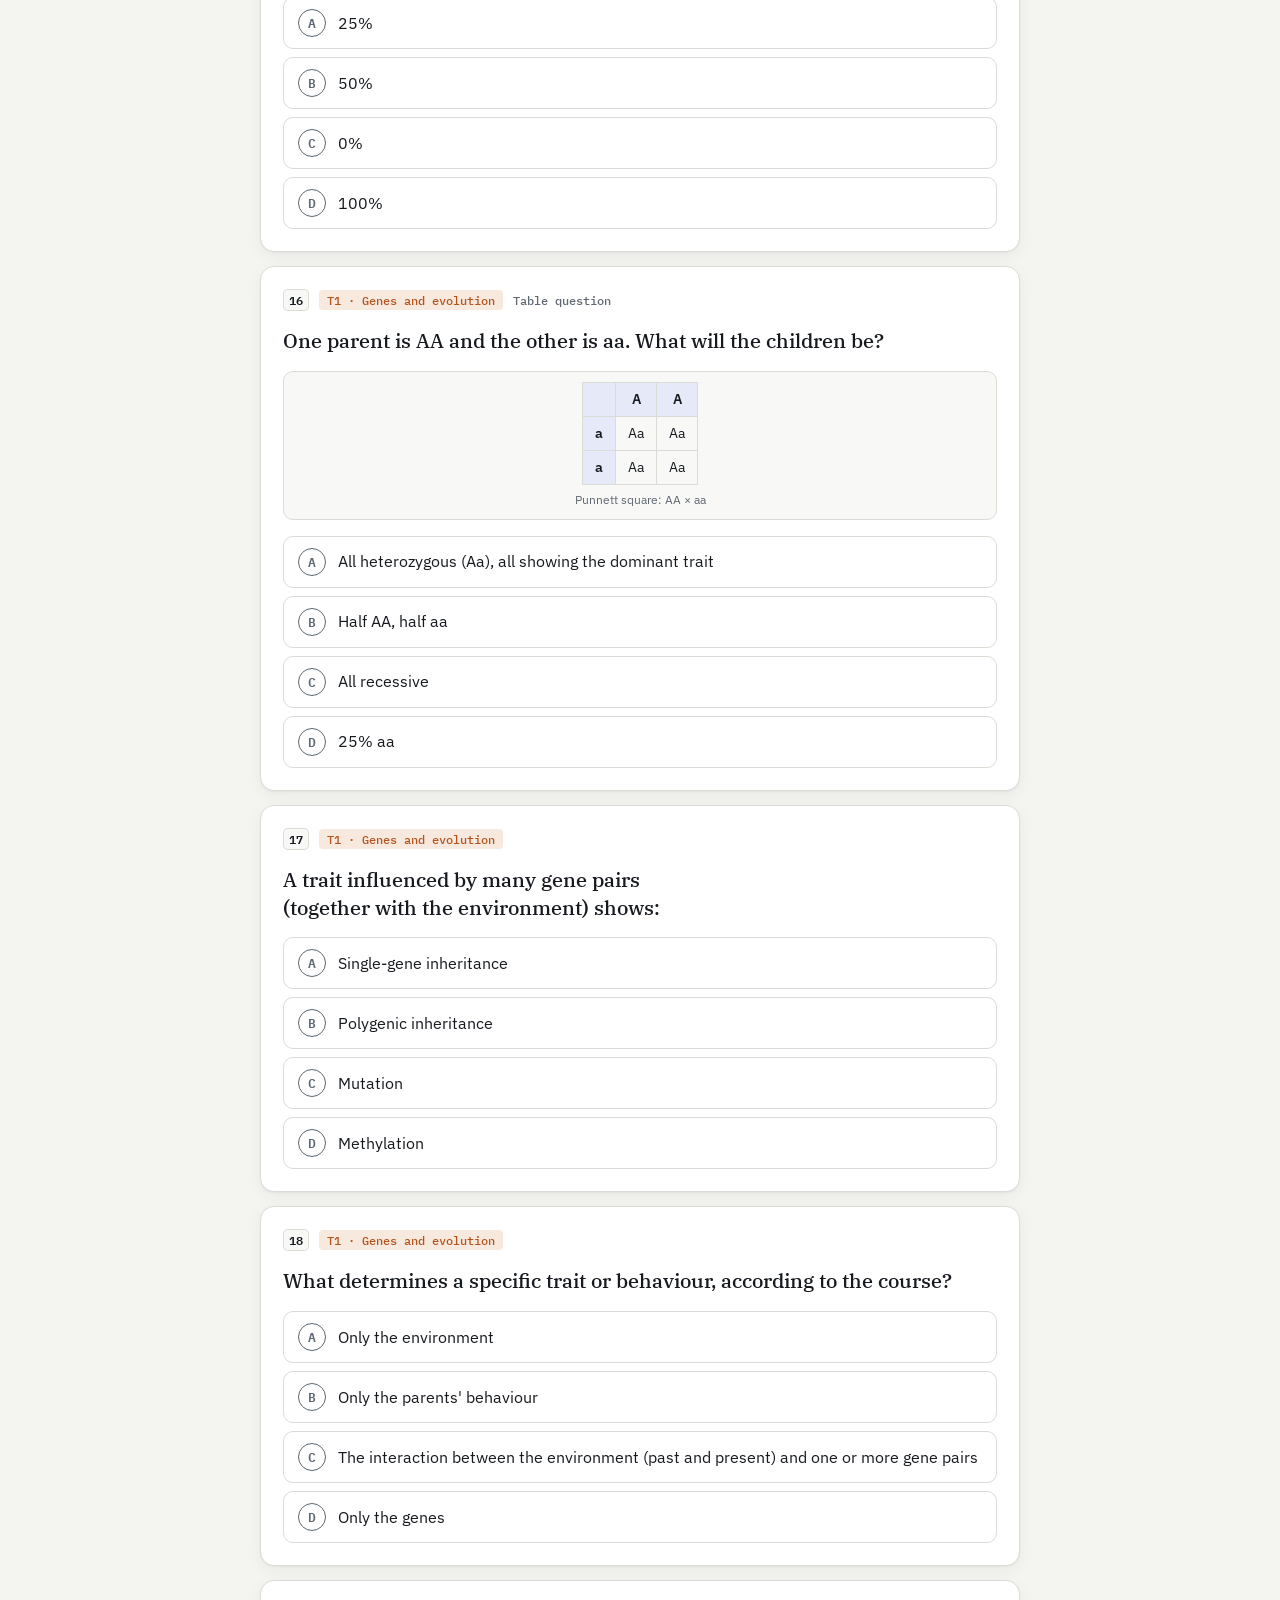
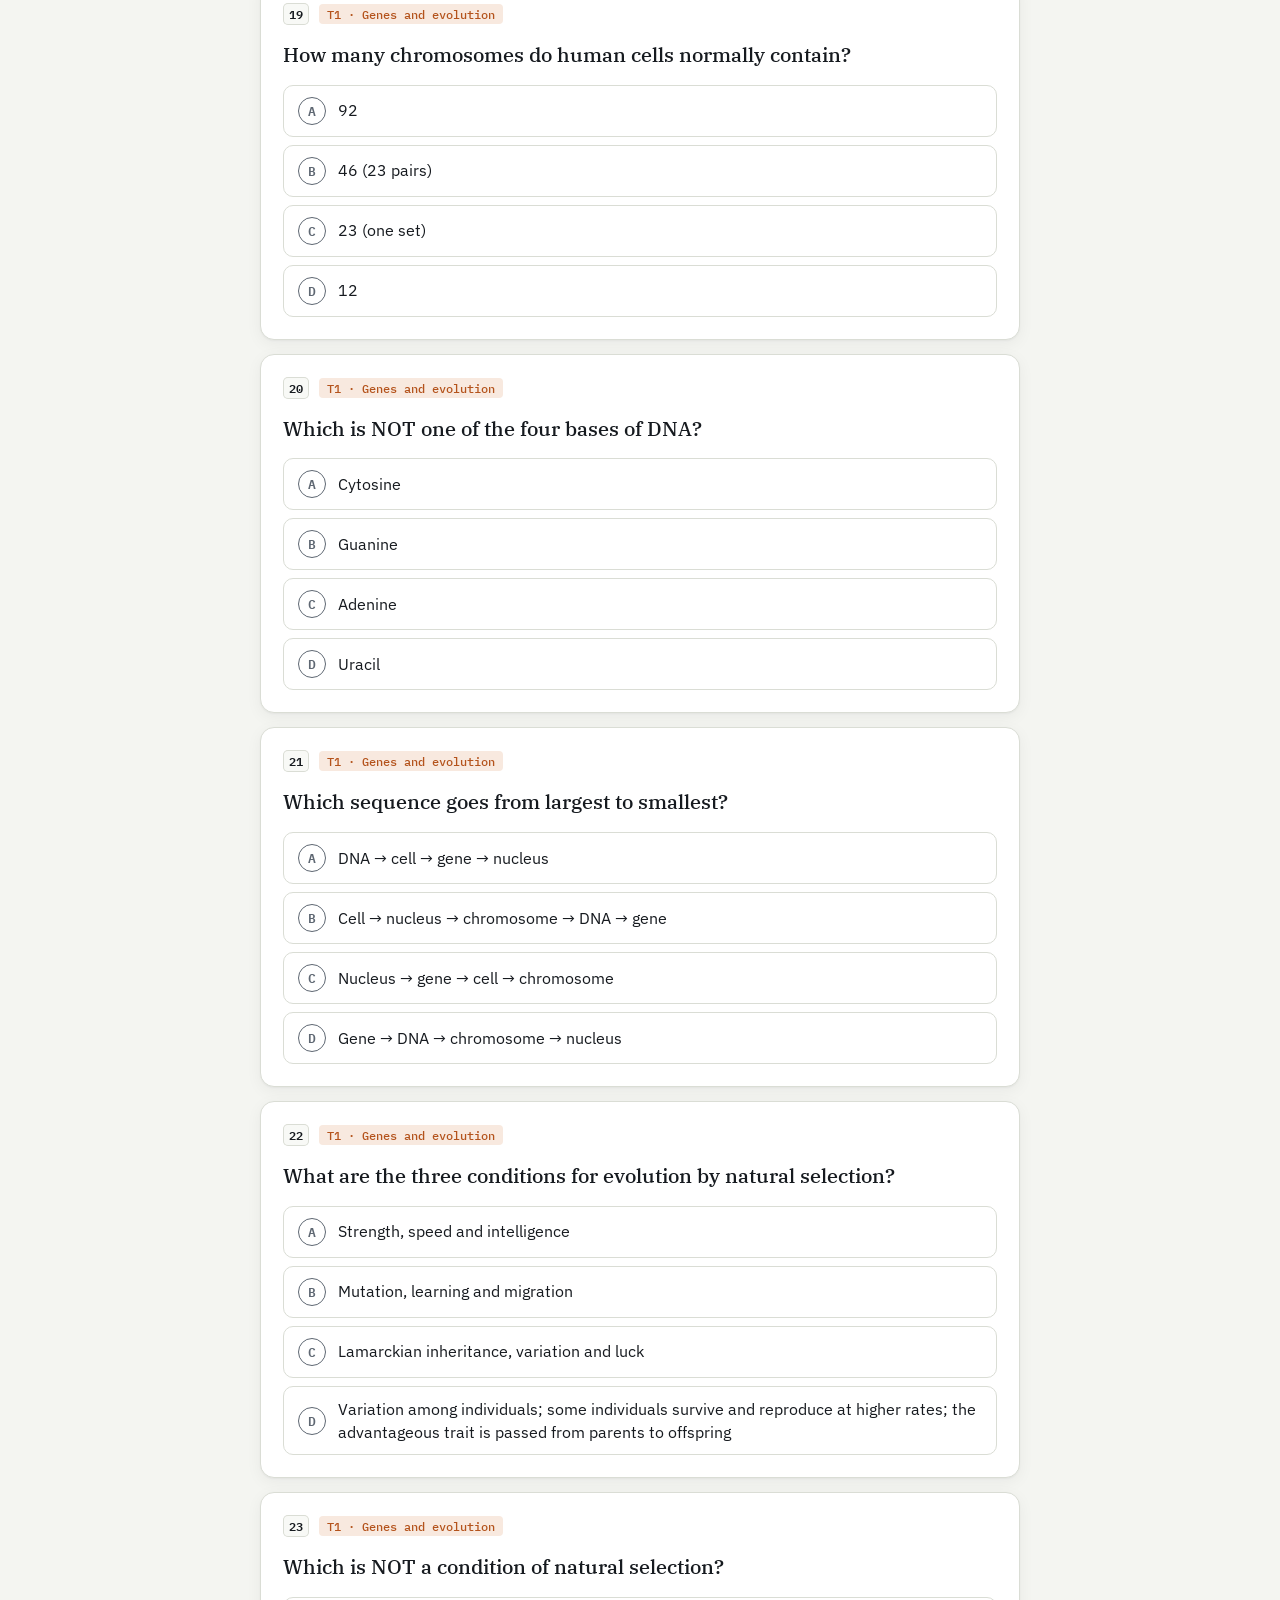
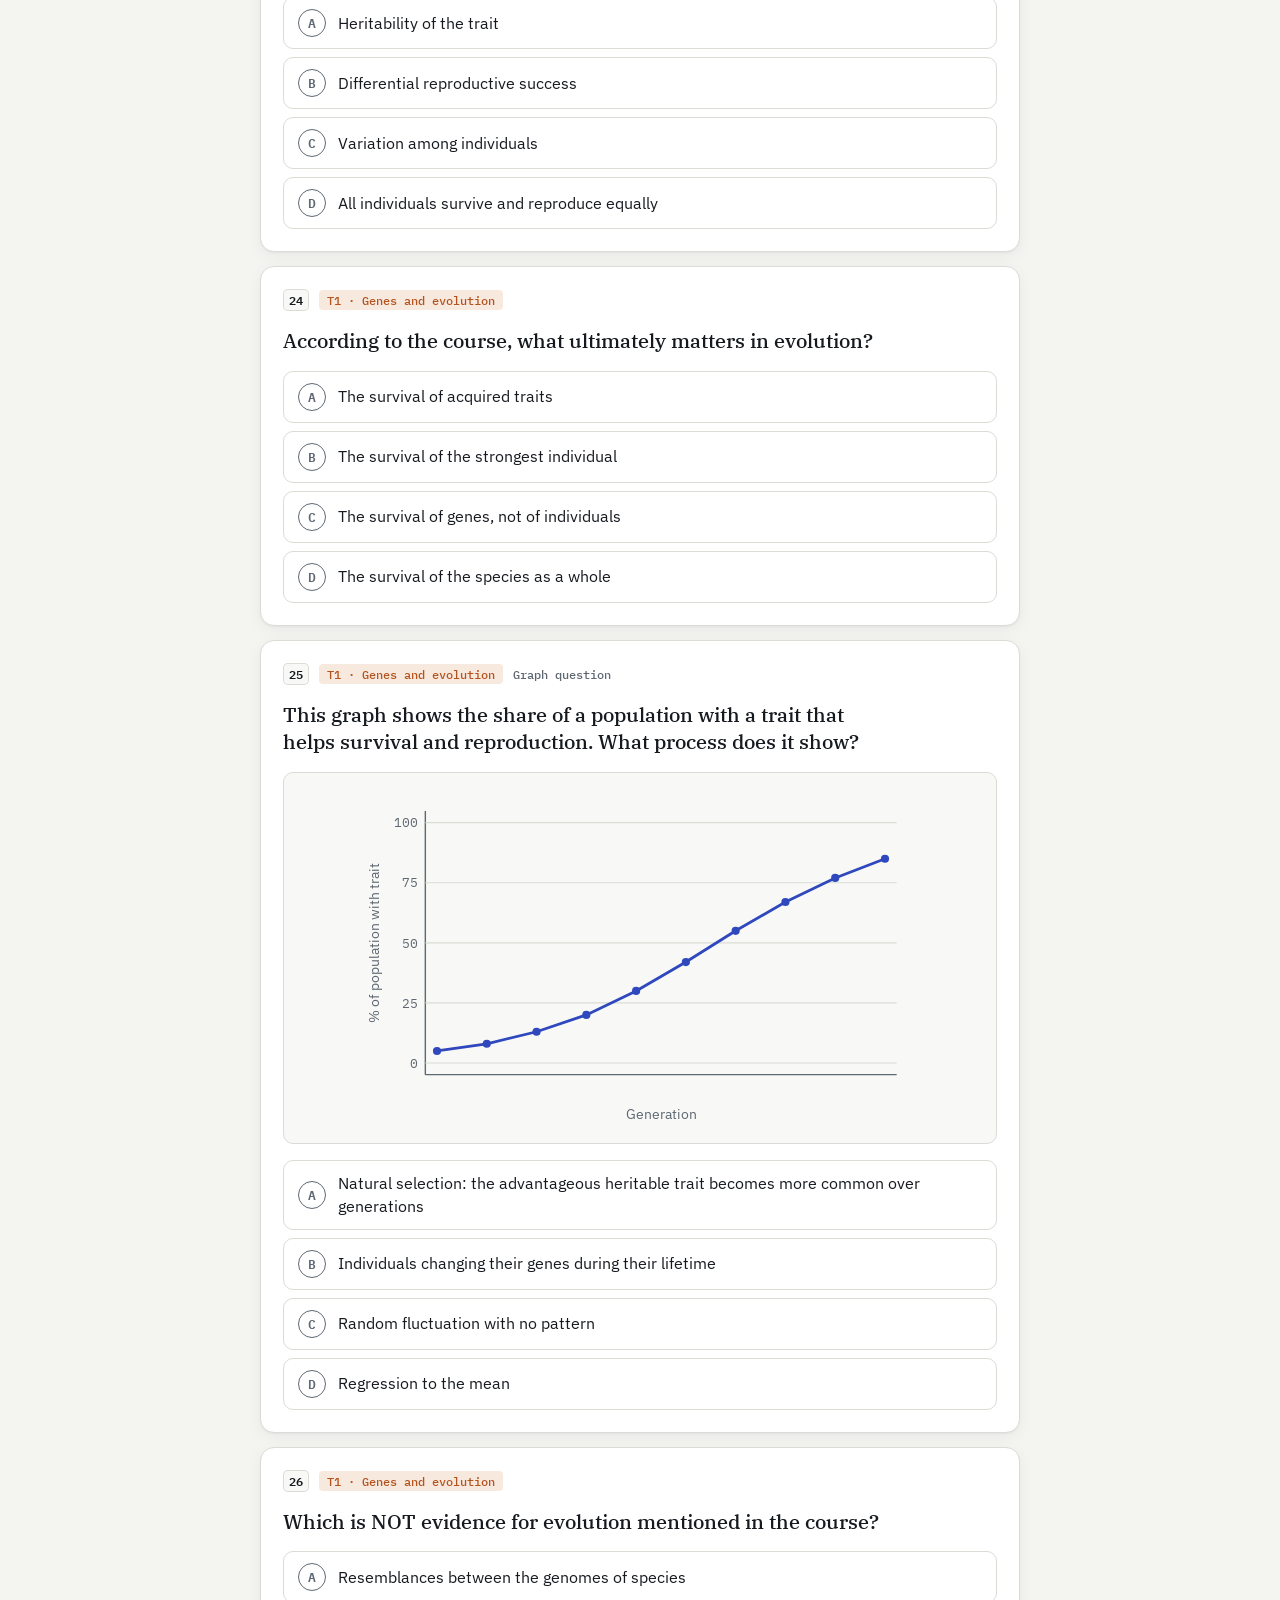
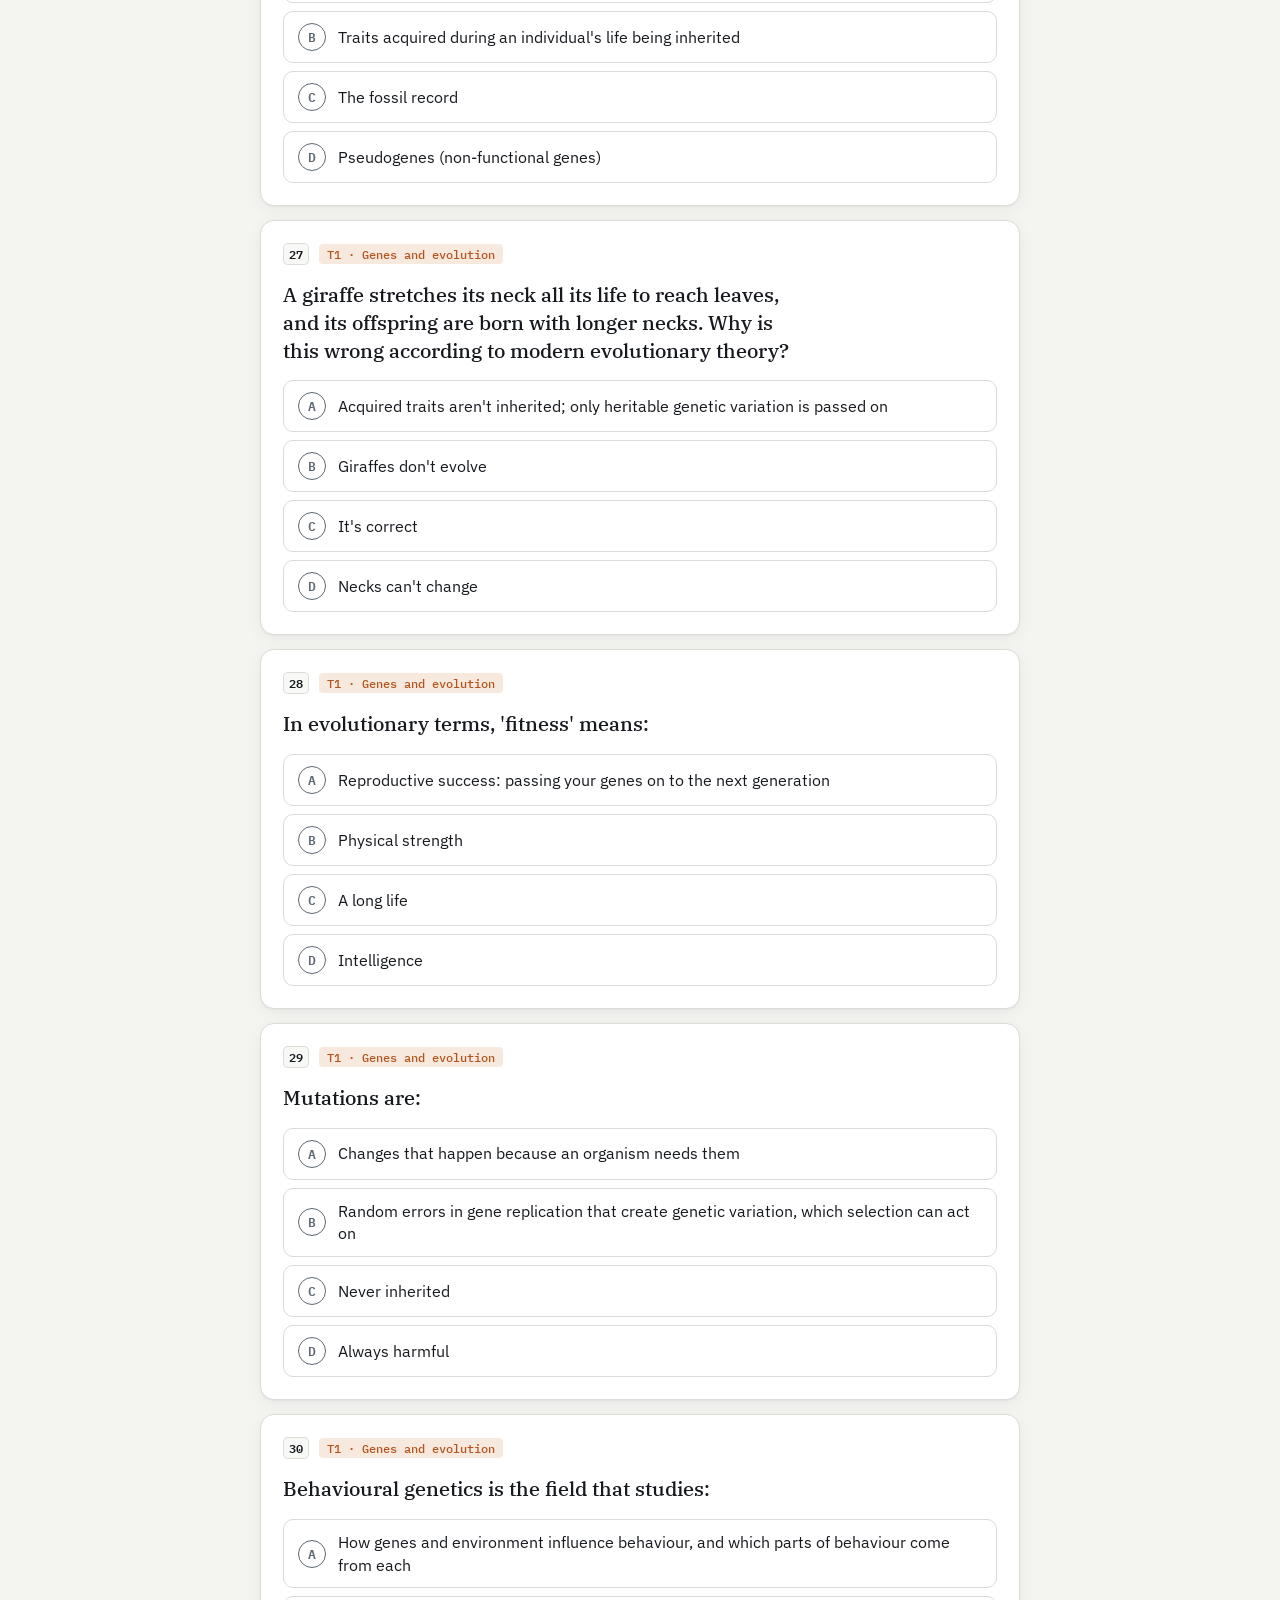
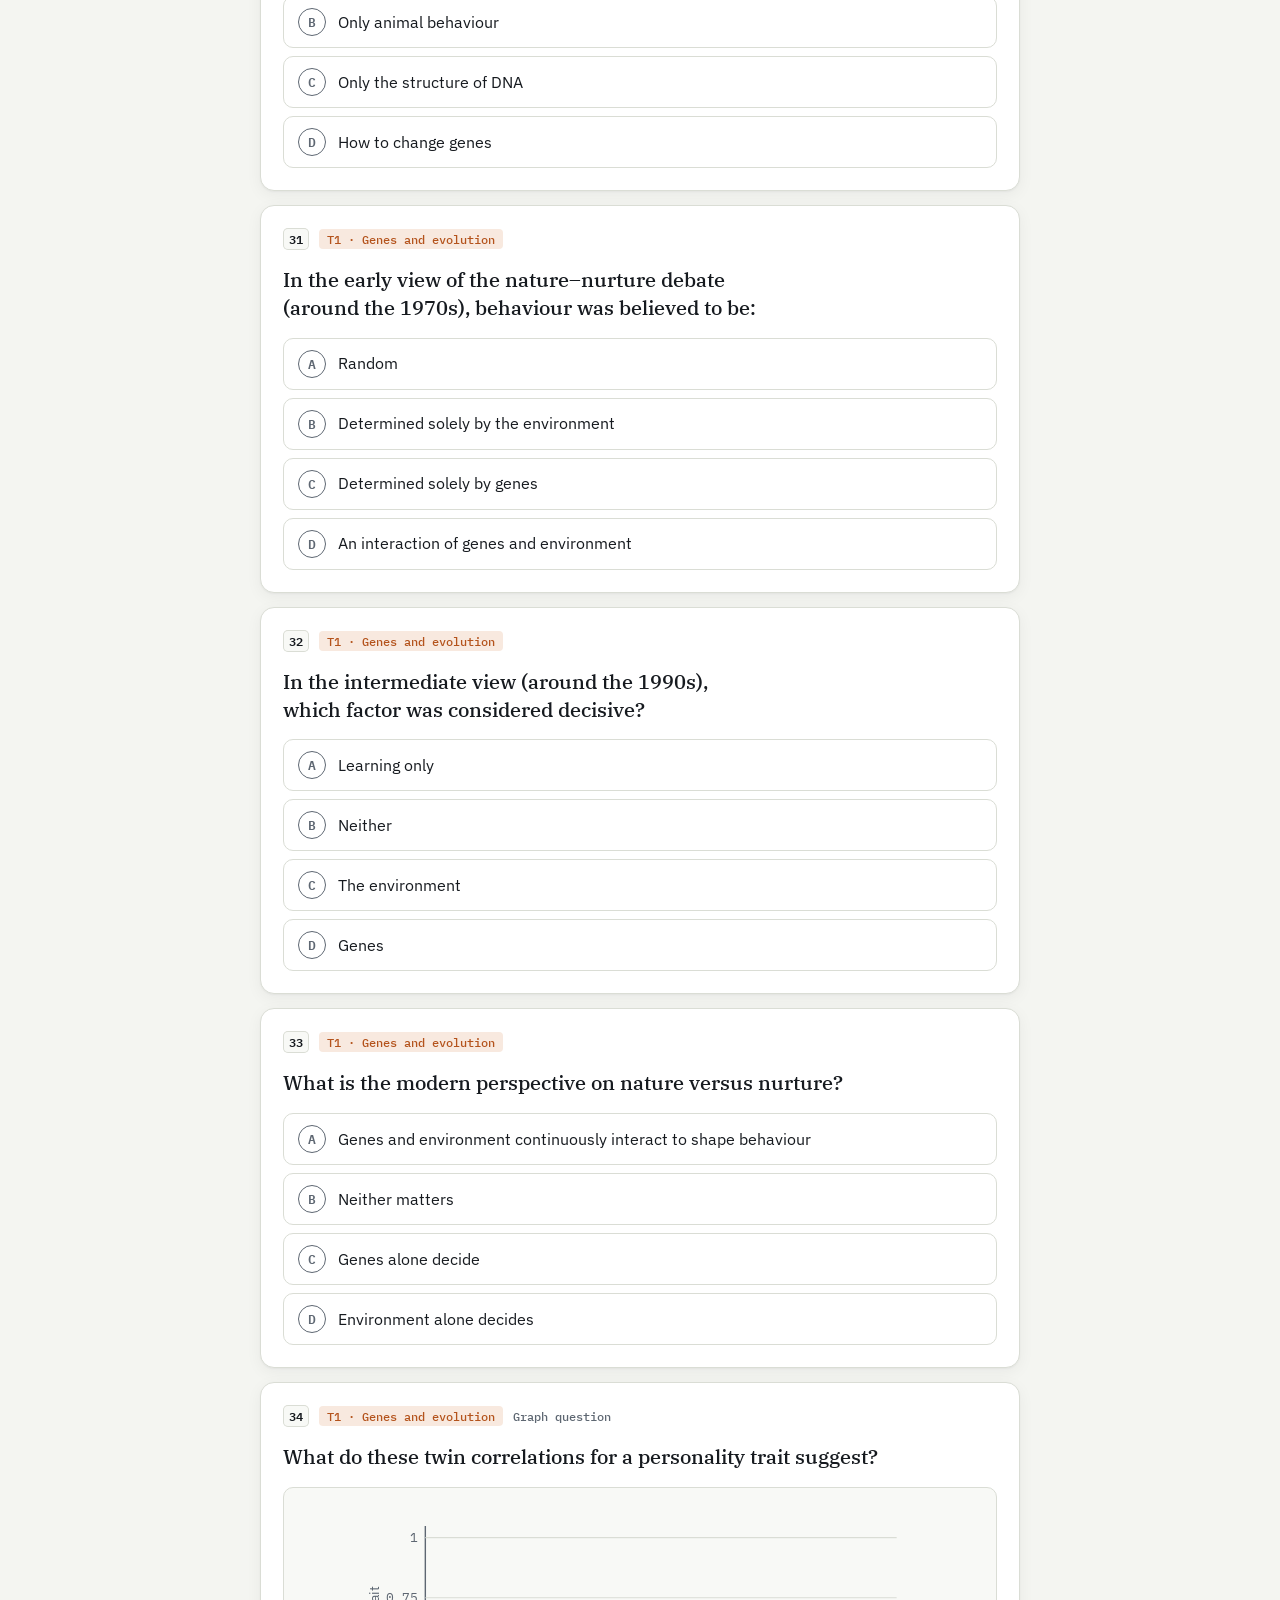
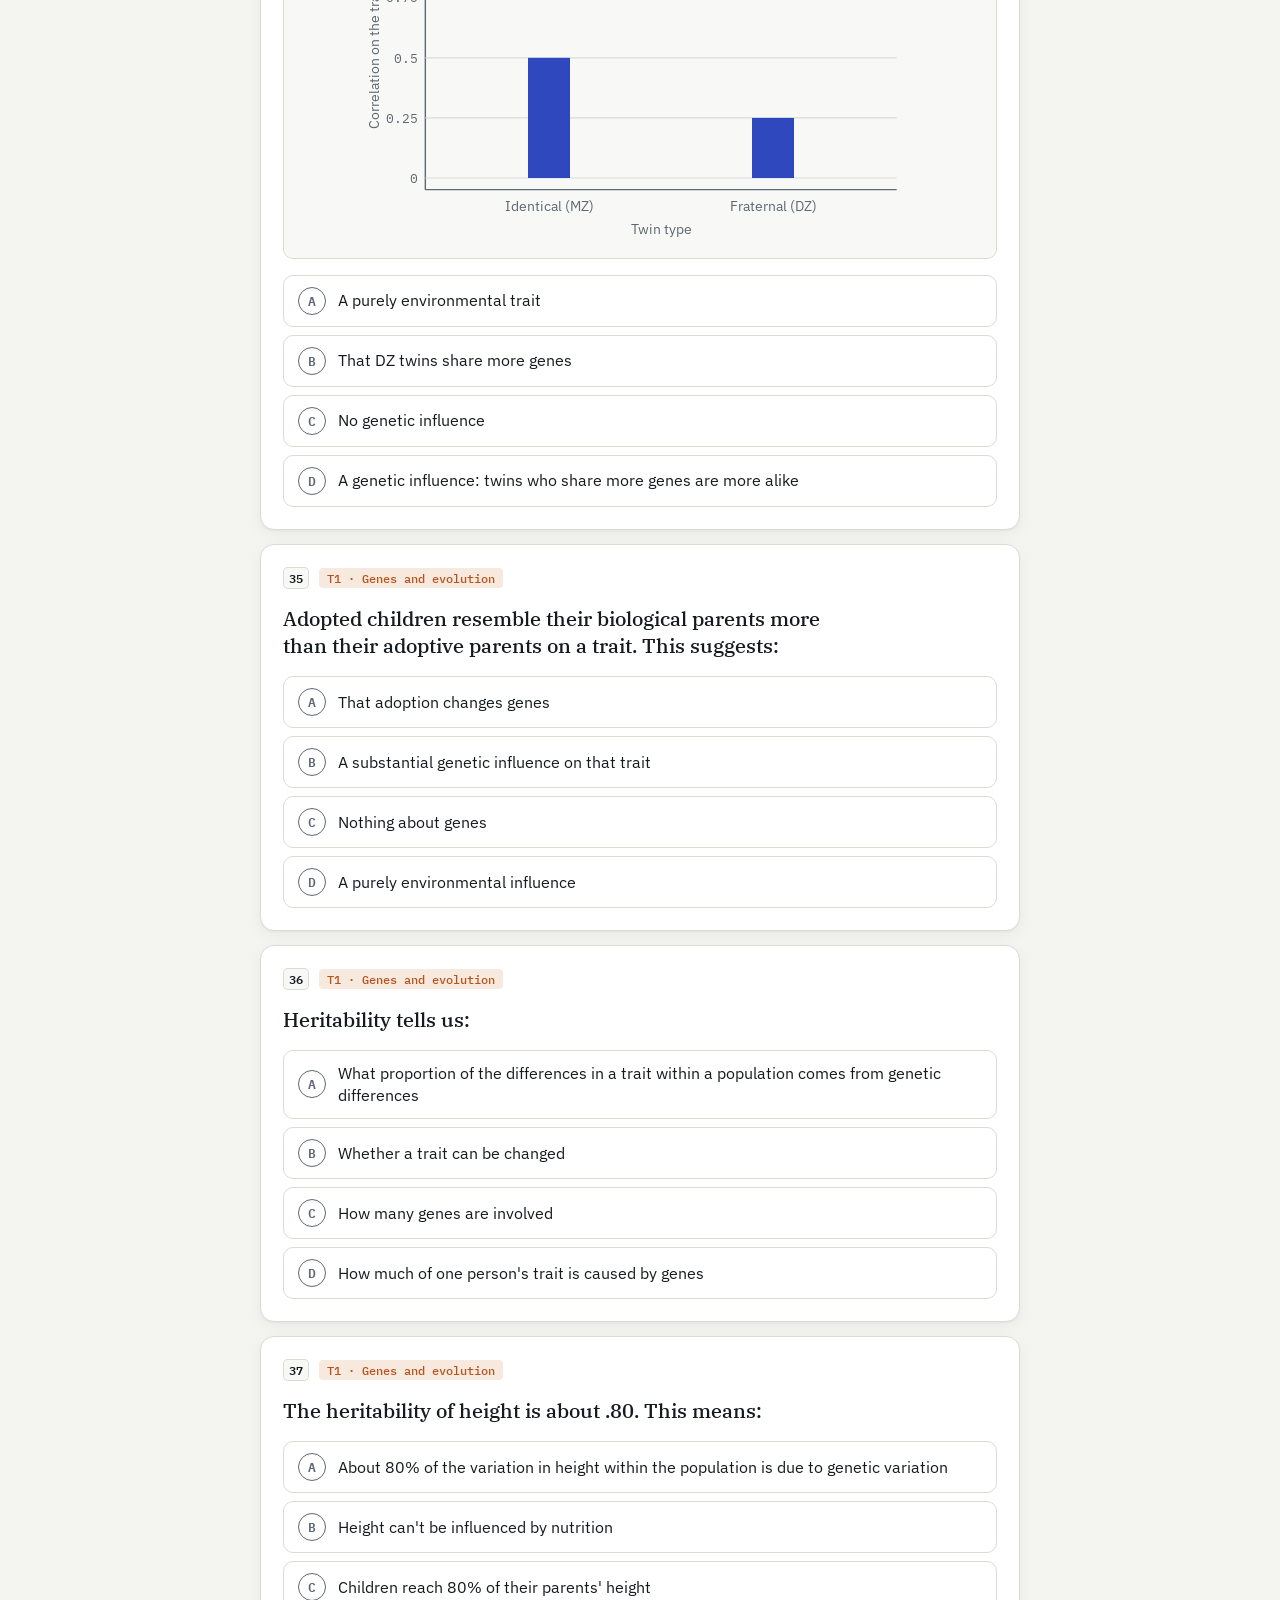
<file: psychology.html>
<!doctype html>
<html lang="en">
<head>
<meta charset="utf-8">
<meta name="viewport" content="width=device-width,initial-scale=1,viewport-fit=cover">
<title>Psychology practice · BSc AI Practice</title>
<meta name="description" content="650 practice questions over 13 topics for Introduction to Psychology & its Methods (BSc Artificial Intelligence, VU Amsterdam, 2026–2027 Period 1). Unofficial, made by students.">
<link rel="icon" href="assets/icon.svg" type="image/svg+xml">
<link rel="preconnect" href="https://fonts.googleapis.com">
<link rel="preconnect" href="https://fonts.gstatic.com" crossorigin>
<link rel="stylesheet" href="https://fonts.googleapis.com/css2?family=IBM+Plex+Mono:wght@400;500;600&family=IBM+Plex+Sans:wght@400;500;600;700&family=IBM+Plex+Serif:wght@500;600&display=swap">
<link rel="stylesheet" href="assets/style.css?v=6">
<script>try{var s=JSON.parse(localStorage.getItem("bscai-practice.v1")||"{}").settings;if(s&&(s.theme==="dark"||s.theme==="light"))document.documentElement.setAttribute("data-theme",s.theme)}catch(e){}</script>
</head>
<body data-page="psy" data-course="psy" class="c-psy">
<header class="topbar" id="topbar"></header>

<main class="page narrow">
  <header class="qhead">
    <div class="title-row">
      <h1 id="title">Introduction to Psychology &amp; its Methods</h1>
      <span class="exam" id="exam"></span>
    </div>
    <p class="sub" id="sub"></p>
    <div class="qstats" id="qstats"></div>
    <div class="pbar" id="bar" role="img"><i class="g"></i><i class="r"></i></div>
  </header>

  <nav class="rail" id="rail" aria-label="Topics"></nav>

  <div class="controls">
    <button class="btn sm" id="shuffle" type="button">Shuffle</button>
    <button class="btn sm" id="missed" type="button">Retry mistakes</button>
    <button class="btn sm" id="jump" type="button">Next unanswered ↓</button>
    <span class="spacer"></span>
    <button class="btn sm ghost" id="reset" type="button">Reset this topic</button>
  </div>

  <div class="done-banner" id="done" hidden>
    <p id="doneText"></p>
    <button class="btn primary" id="doneMissed" type="button">Retry mistakes</button>
    <button class="btn primary" id="doneNext" type="button">Next topic</button>
  </div>

  <div class="qlist" id="list" aria-label="Questions"></div>
  <button class="btn more-btn" id="more" type="button" hidden>Show more</button>

  <section class="section">
    <div class="section-h"><h2>Score by topic</h2><span class="aside">Click a row to practise that topic</span></div>
    <div class="card tablewrap"><table class="tbl" id="table"></table></div>
  </section>
</main>

<footer class="foot">
  <p><b>Unofficial.</b> Made by students for students. Not affiliated with or endorsed by Vrije Universiteit Amsterdam. Questions are based on the 2026–2027 course material and may contain mistakes, so check anything that looks off against the lectures and the book.</p>
  <p>Your progress is stored only in this browser, with no account. The site counts visitors anonymously with a random code (no name, email or IP address).</p>
  <p>Spotted a wrong answer or a typo? <a href="https://github.com/youngpietro/bsc-ai-practice/issues/new" target="_blank" rel="noopener">Report it on GitHub</a>.</p>
</footer>

<script src="data/ai-data.js?v=6"></script>
<script src="data/psych-data.js?v=6"></script>
<script src="assets/core.js?v=6"></script>
<script src="assets/live.js?v=6"></script>
<script src="assets/charts.js?v=6"></script>
<script src="assets/quiz.js?v=6"></script>
</body>
</html>
</file>
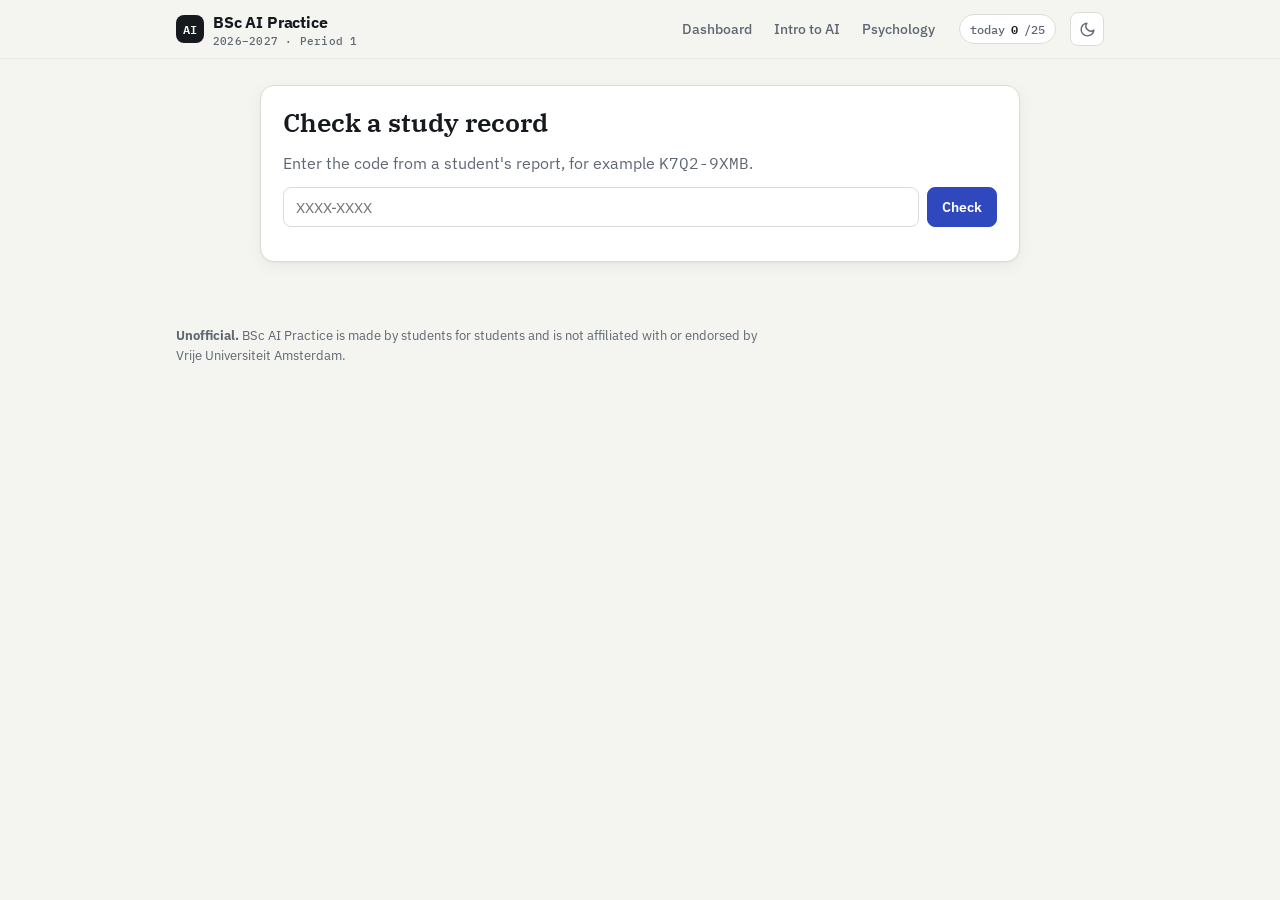
<file: report.html>
<!doctype html>
<html lang="en">
<head>
<meta charset="utf-8">
<meta name="viewport" content="width=device-width,initial-scale=1,viewport-fit=cover">
<title>Study record · BSc AI Practice</title>
<meta name="description" content="Check a student's verified practice record on BSc AI Practice.">
<meta name="robots" content="noindex">
<link rel="icon" href="assets/icon.svg" type="image/svg+xml">
<link rel="preconnect" href="https://fonts.googleapis.com">
<link rel="preconnect" href="https://fonts.gstatic.com" crossorigin>
<link rel="stylesheet" href="https://fonts.googleapis.com/css2?family=IBM+Plex+Mono:wght@400;500;600&family=IBM+Plex+Sans:wght@400;500;600;700&family=IBM+Plex+Serif:wght@500;600&display=swap">
<link rel="stylesheet" href="assets/style.css?v=6">
<script>try{var s=JSON.parse(localStorage.getItem("bscai-practice.v1")||"{}").settings;if(s&&(s.theme==="dark"||s.theme==="light"))document.documentElement.setAttribute("data-theme",s.theme)}catch(e){}</script>
</head>
<body data-page="report">
<header class="topbar" id="topbar"></header>

<main class="page narrow">
  <section class="card lookup" id="lookup" hidden>
    <h1>Check a study record</h1>
    <p class="muted">Enter the code from a student's report, for example <span class="mono">K7Q2-9XMB</span>.</p>
    <form class="rec-row" id="lookupForm">
      <label class="sr" for="codeInput">Report code</label>
      <input id="codeInput" type="text" maxlength="12" placeholder="XXXX-XXXX" autocomplete="off" autocapitalize="characters">
      <button class="btn primary" type="submit">Check</button>
    </form>
    <p class="lookup-msg" id="lookupMsg" role="status"></p>
  </section>

  <p class="muted" id="status" role="status">Checking the record…</p>
  <article class="report" id="report" hidden></article>
</main>

<footer class="foot no-print">
  <p><b>Unofficial.</b> BSc AI Practice is made by students for students and is not affiliated with or endorsed by Vrije Universiteit Amsterdam.</p>
</footer>

<script src="data/ai-data.js?v=6"></script>
<script src="data/psych-data.js?v=6"></script>
<script src="assets/core.js?v=6"></script>
<script src="assets/live.js?v=6"></script>
<script src="assets/report.js?v=6"></script>
</body>
</html>
</file>
<file: assets/style.css>
/* Shared look for the dashboard and both quiz pages.
   Layout: sticky top bar, one centred column (960px dashboard, 760px quiz). */
:root {
  --bg: #F4F5F1;
  --surface: #FFFFFF;
  --surface-2: #F8F9F6;
  --fg: #161A1F;
  --muted: #5E6772;
  --line: #DADDD5;
  --line-soft: #E8EAE4;
  --accent: #2F48BE;
  --accent-soft: #E6EAF8;
  --on-accent: #FFFFFF;
  --ai: #3048C0;
  --ai-soft: #E6EAF8;
  --psy: #B4531C;
  --psy-soft: #F8E9DF;
  --s3: #2C8A6E;
  --good: #1C7845;
  --good-soft: #E2F1E7;
  --bad: #B3362A;
  --bad-soft: #F8E4E1;
  --hint: #845600;
  --hint-soft: #FAF0DA;
  --gold: #A87700;
  --gold-soft: #FBF1D6;
  --shadow: 0 1px 2px rgba(20, 24, 30, .04), 0 4px 16px rgba(20, 24, 30, .05);
  --f-ui: "IBM Plex Sans", system-ui, -apple-system, "Segoe UI", sans-serif;
  --f-serif: "IBM Plex Serif", Georgia, "Times New Roman", serif;
  --f-mono: "IBM Plex Mono", ui-monospace, "SFMono-Regular", Menlo, monospace;
  color-scheme: light;
}
@media (prefers-color-scheme: dark) {
  :root:not([data-theme="light"]) {
    --bg: #0F1215; --surface: #181C21; --surface-2: #1D2228; --fg: #E8EAED; --muted: #9AA3AD;
    --line: #2C333B; --line-soft: #242A31; --accent: #93A9FF; --accent-soft: #1F2849; --on-accent: #0F1215;
    --ai: #7088EE; --ai-soft: #1F2849; --psy: #D2712F; --psy-soft: #3A2417; --s3: #4FB893;
    --good: #5DC98B; --good-soft: #15301F; --bad: #F08B7F; --bad-soft: #3A1C19;
    --hint: #E7B65B; --hint-soft: #30260F; --gold: #E8B84A; --gold-soft: #33280D;
    --shadow: 0 1px 2px rgba(0, 0, 0, .3);
    color-scheme: dark;
  }
}
:root[data-theme="dark"] {
  --bg: #0F1215; --surface: #181C21; --surface-2: #1D2228; --fg: #E8EAED; --muted: #9AA3AD;
  --line: #2C333B; --line-soft: #242A31; --accent: #93A9FF; --accent-soft: #1F2849; --on-accent: #0F1215;
  --ai: #7088EE; --ai-soft: #1F2849; --psy: #D2712F; --psy-soft: #3A2417; --s3: #4FB893;
  --good: #5DC98B; --good-soft: #15301F; --bad: #F08B7F; --bad-soft: #3A1C19;
  --hint: #E7B65B; --hint-soft: #30260F; --gold: #E8B84A; --gold-soft: #33280D;
  --shadow: 0 1px 2px rgba(0, 0, 0, .3);
  color-scheme: dark;
}

* { box-sizing: border-box; }
[hidden] { display: none !important; }
html { -webkit-text-size-adjust: 100%; }
body {
  margin: 0; background: var(--bg); color: var(--fg);
  font-family: var(--f-ui); font-size: 16px; line-height: 1.5;
}
a { color: var(--accent); text-underline-offset: 2px; }
h1, h2, h3 { margin: 0; text-wrap: balance; line-height: 1.2; }
p { margin: 0; }
button, select, input { font: inherit; color: inherit; }
:focus-visible { outline: 2px solid var(--accent); outline-offset: 2px; }
.sr { position: absolute; width: 1px; height: 1px; overflow: hidden; clip: rect(0 0 0 0); white-space: nowrap; }

/* ---------- Top bar ---------- */
.topbar {
  position: sticky; top: 0; z-index: 20;
  background: color-mix(in srgb, var(--bg) 88%, transparent);
  backdrop-filter: saturate(1.4) blur(10px); -webkit-backdrop-filter: saturate(1.4) blur(10px);
  border-bottom: 1px solid var(--line-soft);
}
.topbar-in {
  max-width: 960px; margin: 0 auto; display: flex; align-items: center; gap: 6px 14px;
  padding: 10px max(16px, env(safe-area-inset-left, 0px)); flex-wrap: wrap;
}
.brand { display: flex; align-items: center; gap: 9px; text-decoration: none; color: var(--fg); font-weight: 700; letter-spacing: -.01em; margin-right: auto; }
.brand-mark {
  width: 28px; height: 28px; border-radius: 8px; display: grid; place-items: center;
  background: var(--fg); color: var(--bg); font: 600 12px var(--f-mono);
}
.brand small { display: block; font: 500 11px var(--f-mono); color: var(--muted); letter-spacing: .02em; }
.navlinks { display: flex; gap: 2px; overflow-x: auto; scrollbar-width: none; }
.navlinks a {
  text-decoration: none; color: var(--muted); font-size: .9rem; font-weight: 500;
  padding: 6px 10px; border-radius: 7px; white-space: nowrap;
}
.navlinks a:hover { color: var(--fg); background: var(--surface); }
.navlinks a[aria-current="page"] { color: var(--fg); background: var(--surface); box-shadow: inset 0 0 0 1px var(--line); }
.today-chip {
  display: flex; align-items: center; gap: 6px; font: 500 12px var(--f-mono); color: var(--muted);
  border: 1px solid var(--line); border-radius: 999px; padding: 4px 10px; background: var(--surface); white-space: nowrap;
  text-decoration: none;
}
.today-chip b { color: var(--fg); font-weight: 600; }
.icon-btn {
  width: 34px; height: 34px; border-radius: 8px; border: 1px solid var(--line); background: var(--surface);
  display: grid; place-items: center; cursor: pointer; padding: 0; color: var(--muted);
}
.icon-btn:hover { color: var(--fg); border-color: var(--muted); }
.icon-btn svg { width: 17px; height: 17px; }

/* ---------- Page ---------- */
.page {
  max-width: 960px; margin: 0 auto;
  padding: 26px max(16px, env(safe-area-inset-right, 0px)) 64px max(16px, env(safe-area-inset-left, 0px));
  display: flex; flex-direction: column; gap: 26px;
}
.page.narrow { max-width: 792px; }
.eyebrow { font: 500 12px var(--f-mono); color: var(--muted); letter-spacing: .04em; text-transform: uppercase; }
.section { display: flex; flex-direction: column; gap: 12px; }
.section-h { display: flex; align-items: baseline; justify-content: space-between; gap: 8px 16px; flex-wrap: wrap; }
.section-h h2 { font-size: 1.05rem; font-weight: 600; }
.section-h .aside { font-size: .85rem; color: var(--muted); }
.card {
  background: var(--surface); border: 1px solid var(--line); border-radius: 14px; box-shadow: var(--shadow);
}
.muted { color: var(--muted); }
.mono { font-family: var(--f-mono); }

/* Buttons */
.btn {
  display: inline-flex; align-items: center; justify-content: center; gap: 6px;
  border: 1px solid var(--line); background: var(--surface); border-radius: 8px;
  padding: 8px 14px; font-size: .9rem; font-weight: 500; cursor: pointer; text-decoration: none; color: var(--fg);
  min-height: 38px;
}
.btn:hover:not(:disabled) { border-color: var(--accent); }
.btn:disabled { opacity: .45; cursor: default; }
.btn.primary { background: var(--accent); border-color: var(--accent); color: var(--on-accent); font-weight: 600; }
.btn.primary:hover:not(:disabled) { filter: brightness(1.08); }
.btn.ghost { background: transparent; }
.btn.warn { border-color: var(--bad); color: var(--bad); }
.btn.sm { padding: 5px 10px; min-height: 32px; font-size: .84rem; }
input[type="text"], select {
  border: 1px solid var(--line); background: var(--surface); border-radius: 8px; padding: 8px 12px; min-height: 38px; font-size: .95rem;
}
input[type="text"]:focus, select:focus { border-color: var(--accent); outline: none; box-shadow: 0 0 0 3px var(--accent-soft); }

/* Progress bar: correct / wrong segments, 2px gap between fills */
.pbar { height: 8px; border-radius: 4px; background: var(--line-soft); display: flex; gap: 2px; overflow: hidden; }
.pbar i { display: block; height: 100%; border-radius: 4px; min-width: 0; }
.pbar i.g { background: var(--good); }
.pbar i.r { background: var(--bad); }
.pbar i.c-ai { background: var(--ai); }
.pbar i.c-psy { background: var(--psy); }

/* Toasts */
.toasts { position: fixed; z-index: 50; left: 50%; transform: translateX(-50%); bottom: max(16px, env(safe-area-inset-bottom, 0px)); display: flex; flex-direction: column; gap: 8px; width: min(420px, calc(100vw - 32px)); pointer-events: none; }
.toast {
  pointer-events: auto; display: flex; gap: 12px; align-items: center; padding: 12px 14px; border-radius: 12px;
  background: var(--fg); color: var(--bg); box-shadow: 0 8px 30px rgba(0, 0, 0, .25); font-size: .92rem;
}
.toast .medal { flex: none; }
.toast b { display: block; }
@media (prefers-reduced-motion: no-preference) {
  .toast { animation: toast-in .28s ease-out; }
  @keyframes toast-in { from { transform: translateY(12px); opacity: 0; } }
}

/* Medal (achievement badge) */
.medal {
  width: 44px; height: 44px; border-radius: 50%; display: grid; place-items: center;
  font: 600 13px var(--f-mono); letter-spacing: -.02em;
  background: var(--gold-soft); color: var(--gold); box-shadow: inset 0 0 0 2px var(--gold);
}
.medal.locked { background: var(--surface-2); color: var(--muted); box-shadow: inset 0 0 0 1.5px var(--line); opacity: .8; }
.toast .medal { background: var(--gold); color: #1A1300; box-shadow: none; }

/* Footer */
.foot {
  max-width: 960px; margin: 0 auto; padding: 0 max(16px, env(safe-area-inset-left, 0px)) 40px;
  font-size: .82rem; color: var(--muted); display: flex; flex-direction: column; gap: 6px;
}
.foot p { max-width: 75ch; }

/* ---------- Dashboard ---------- */
.hero { padding: 22px; display: grid; grid-template-columns: 1fr auto; gap: 18px 24px; align-items: center; }
.hero h1 { font-family: var(--f-serif); font-weight: 600; font-size: clamp(1.6rem, 4.2vw, 2.2rem); letter-spacing: -.01em; }
.hero .lead { color: var(--muted); margin-top: 6px; max-width: 56ch; }
.namebox { display: flex; gap: 8px; flex-wrap: wrap; margin-top: 14px; }
.namebox input { flex: 1 1 200px; max-width: 280px; }
.ring-wrap { display: flex; flex-direction: column; align-items: center; gap: 6px; }
.ring { width: 112px; height: 112px; position: relative; }
.ring svg { width: 100%; height: 100%; transform: rotate(-90deg); }
.ring .track { stroke: var(--line-soft); }
.ring .val { stroke: var(--good); stroke-linecap: round; }
.ring-label { position: absolute; inset: 0; display: grid; place-content: center; text-align: center; }
.ring-label b { font-size: 1.6rem; font-weight: 600; line-height: 1; }
.ring-label span { font-size: .75rem; color: var(--muted); }
.goal-row { display: flex; align-items: center; gap: 6px; font-size: .8rem; color: var(--muted); }
.goal-row select { min-height: 30px; padding: 3px 8px; font-size: .8rem; }
.exam-row { display: flex; flex-wrap: wrap; gap: 8px; margin-top: 14px; }
.exam-pill { display: inline-flex; align-items: baseline; gap: 8px; font-size: .84rem; padding: 5px 12px; border-radius: 14px; background: var(--surface-2); border: 1px solid var(--line); }
.exam-pill .cdot { transform: translateY(-1px); }
.exam-pill .dot { width: 8px; height: 8px; border-radius: 50%; }
.exam-pill.soon { border-color: var(--bad); background: var(--bad-soft); }
.exam-pill b { font-weight: 600; }

.sugs { display: flex; flex-direction: column; }
.sug { display: grid; grid-template-columns: 128px 1fr auto; gap: 4px 14px; align-items: center; padding: 14px 16px; border-top: 1px solid var(--line-soft); }
.sug .tag { justify-self: start; }
.sug:first-child { border-top: 0; }
.sug .tag { font: 600 11px var(--f-mono); text-transform: uppercase; letter-spacing: .05em; padding: 3px 7px; border-radius: 5px; white-space: nowrap; }
.tag.t-urgent { background: var(--bad-soft); color: var(--bad); }
.tag.t-weak { background: var(--hint-soft); color: var(--hint); }
.tag.t-retry { background: var(--bad-soft); color: var(--bad); }
.tag.t-continue { background: var(--accent-soft); color: var(--accent); }
.tag.t-new { background: var(--surface-2); color: var(--muted); box-shadow: inset 0 0 0 1px var(--line); }
.tag.t-done { background: var(--good-soft); color: var(--good); }
.sug-title { font-weight: 600; }
.sug-detail { color: var(--muted); font-size: .88rem; }
.sug-course { display: inline-flex; align-items: center; gap: 6px; font-size: .78rem; color: var(--muted); }
.cdot { width: 8px; height: 8px; border-radius: 2px; display: inline-block; flex: none; }
.cdot.ai { background: var(--ai); } .cdot.psy { background: var(--psy); }

.courses { display: grid; grid-template-columns: repeat(auto-fit, minmax(300px, 1fr)); gap: 16px; }
.course { padding: 20px; display: flex; flex-direction: column; gap: 14px; position: relative; overflow: hidden; }
.course::before { content: ""; position: absolute; inset: 0 auto 0 0; width: 4px; }
.course.ai::before { background: var(--ai); } .course.psy::before { background: var(--psy); }
.course h3 { font-family: var(--f-serif); font-size: 1.25rem; font-weight: 600; }
.course .meta { display: flex; flex-wrap: wrap; gap: 4px 14px; font-size: .84rem; color: var(--muted); }
.course .nums { display: flex; gap: 22px; flex-wrap: wrap; }
.course .nums div { display: flex; flex-direction: column; }
.course .nums b { font-size: 1.35rem; font-weight: 600; line-height: 1.2; }
.course .nums span { font-size: .78rem; color: var(--muted); }
.course .actions { display: flex; gap: 8px; flex-wrap: wrap; }
.strip { display: grid; gap: 3px; }
.strip button {
  height: 22px; border: 0; border-radius: 4px; padding: 0; cursor: pointer; position: relative;
  background: var(--line-soft);
}
.strip button.l-weak { background: var(--bad); }
.strip button.l-progress { background: var(--hint); }
.strip button.l-strong { background: var(--good); opacity: .7; }
.strip button.l-mastered { background: var(--good); }
.strip-legend { display: flex; flex-wrap: wrap; gap: 4px 12px; font-size: .75rem; color: var(--muted); }
.strip-legend i { display: inline-block; width: 9px; height: 9px; border-radius: 2px; margin-right: 5px; vertical-align: -1px; }
.tip {
  position: fixed; z-index: 60; pointer-events: none; background: var(--fg); color: var(--bg);
  font-size: .8rem; padding: 6px 9px; border-radius: 6px; max-width: 260px; box-shadow: 0 6px 20px rgba(0, 0, 0, .2);
}
.tip b { display: block; }
details.topics > summary { cursor: pointer; font-size: .86rem; color: var(--accent); font-weight: 500; list-style: none; }
details.topics > summary::-webkit-details-marker { display: none; }
details.topics > summary::before { content: "▸ "; }
details.topics[open] > summary::before { content: "▾ "; }

.tbl { width: 100%; border-collapse: collapse; font-size: .86rem; }
.tbl th, .tbl td { text-align: left; padding: 7px 8px; border-bottom: 1px solid var(--line-soft); vertical-align: middle; }
.tbl th { font-size: .72rem; text-transform: uppercase; letter-spacing: .06em; color: var(--muted); font-weight: 600; }
.tbl td.n, .tbl th.n { text-align: right; font-family: var(--f-mono); font-variant-numeric: tabular-nums; white-space: nowrap; }
.tbl tr.click { cursor: pointer; }
.tbl tr.click:hover td { background: var(--surface-2); }
.lvl { display: inline-flex; align-items: center; gap: 5px; font-size: .78rem; white-space: nowrap; }
.lvl i { width: 8px; height: 8px; border-radius: 2px; display: inline-block; background: var(--line); }
.lvl.l-weak i { background: var(--bad); } .lvl.l-progress i { background: var(--hint); }
.lvl.l-strong i { background: var(--good); opacity: .7; } .lvl.l-mastered i { background: var(--good); }
.lvl.l-weak { color: var(--bad); }
.tablewrap { overflow-x: auto; }

.stats { display: grid; grid-template-columns: repeat(auto-fit, minmax(150px, 1fr)); gap: 12px; }
.stat { padding: 16px; display: flex; flex-direction: column; gap: 2px; }
.stat span { font-size: .8rem; color: var(--muted); }
.stat b { font-size: 1.7rem; font-weight: 600; line-height: 1.15; letter-spacing: -.01em; }
.stat small { font-size: .78rem; color: var(--muted); }

.activity { padding: 16px 16px 10px; }
.act-bars { display: grid; grid-template-columns: repeat(14, 1fr); gap: 4px; align-items: end; height: 96px; }
.act-bars button { all: unset; height: 100%; display: flex; align-items: flex-end; cursor: default; }
.act-bars button span { display: block; width: 100%; background: var(--accent); border-radius: 4px 4px 0 0; min-height: 0; }
.act-bars button.zero span { background: var(--line-soft); height: 3px !important; border-radius: 2px; }
.act-bars button:focus-visible { outline: 2px solid var(--accent); outline-offset: 2px; border-radius: 4px; }
.act-axis { display: grid; grid-template-columns: repeat(14, 1fr); gap: 4px; margin-top: 6px; font: 500 10px var(--f-mono); color: var(--muted); text-align: center; }
.act-base { height: 1px; background: var(--line); }

.badges { display: grid; grid-template-columns: repeat(auto-fill, minmax(200px, 1fr)); gap: 10px; }
.badge { display: flex; gap: 12px; align-items: center; padding: 12px; }
.badge .medal { flex: none; }
.badge b { display: block; font-size: .92rem; }
.badge div > span { font-size: .8rem; color: var(--muted); display: block; line-height: 1.35; }
.badge.locked b { color: var(--muted); }

/* Verified study record card (dashboard) */
.small { font-size: .82rem; }
.record { padding: 18px; display: flex; flex-direction: column; gap: 14px; }
.rec-intro { display: flex; gap: 14px; align-items: flex-start; }
.rec-intro .medal { flex: none; background: var(--good-soft); color: var(--good); box-shadow: inset 0 0 0 2px var(--good); font-size: 18px; }
.rec-intro b { display: block; margin-bottom: 4px; }
.rec-intro p + p { margin-top: 6px; }
.rec-actions { display: flex; flex-wrap: wrap; gap: 8px 12px; align-items: center; }
.rec-foot { border-top: 1px solid var(--line-soft); padding-top: 12px; }
.rec-status { display: flex; gap: 10px; align-items: center; font-size: .92rem; }
.rec-status .pulse { flex: none; }
.rec-tiles { display: grid; grid-template-columns: repeat(auto-fit, minmax(170px, 1fr)); gap: 10px; }
.rec-tiles div { background: var(--surface-2); border: 1px solid var(--line-soft); border-radius: 10px; padding: 10px 12px; display: flex; flex-direction: column; }
.rec-tiles span { font-size: .78rem; color: var(--muted); }
.rec-tiles b { font-size: 1.35rem; font-weight: 600; }
.rec-share, .rec-link { display: flex; flex-direction: column; gap: 6px; }
.rec-share label { font-size: .86rem; font-weight: 500; }
.rec-row { display: flex; flex-wrap: wrap; gap: 8px; }
.rec-row input { flex: 1 1 240px; min-width: 0; }
.rec-row input[readonly] { font-family: var(--f-mono); font-size: .82rem; color: var(--muted); }

.datarow { padding: 16px; display: flex; flex-wrap: wrap; gap: 10px 16px; align-items: center; }
.datarow p { font-size: .88rem; color: var(--muted); }
.datarow .privacy { flex: 1 1 320px; display: flex; flex-direction: column; gap: 8px; }
.datarow .privacy b { color: var(--fg); font-weight: 600; }
.datarow .btns { display: flex; gap: 8px; flex-wrap: wrap; }

@media (max-width: 600px) {
  .navlinks { order: 3; width: 100%; }
  .hero { grid-template-columns: 1fr; padding: 18px; }
  .ring-wrap { flex-direction: row; justify-content: flex-start; gap: 14px; }
  .ring { width: 96px; height: 96px; }
  .ring-label b { font-size: 1.3rem; }
  .ring-label span { font-size: .68rem; }
  .sug { grid-template-columns: 1fr auto; }
  .sug .tag { grid-column: 1 / -1; justify-self: start; }
  .brand small { display: none; }
}

/* ---------- Quiz ---------- */
.qhead { display: flex; flex-direction: column; gap: 12px; }
.qhead .title-row { display: flex; flex-wrap: wrap; align-items: baseline; justify-content: space-between; gap: 6px 16px; }
.qhead h1 { font-family: var(--f-serif); font-size: clamp(1.45rem, 4vw, 1.9rem); font-weight: 600; letter-spacing: -.01em; }
.qhead .exam { font: 500 12px var(--f-mono); color: var(--muted); letter-spacing: .02em; }
.qhead .sub { color: var(--muted); font-size: .94rem; max-width: 64ch; }
.qstats { display: flex; flex-wrap: wrap; gap: 6px 20px; font: 400 .84rem var(--f-mono); font-variant-numeric: tabular-nums; color: var(--muted); }
.qstats b { color: var(--fg); font-weight: 600; }
.rail { display: flex; gap: 6px; overflow-x: auto; padding: 2px 2px 6px; scrollbar-width: thin; }
.chip {
  flex: 0 0 auto; border: 1px solid var(--line); background: var(--surface); border-radius: 999px;
  padding: 6px 12px; font-size: .84rem; font-weight: 500; cursor: pointer; display: flex; gap: 7px; align-items: center; white-space: nowrap;
}
.chip small { font: 500 11px var(--f-mono); color: var(--muted); }
.chip .lv { width: 7px; height: 7px; border-radius: 50%; background: var(--line); }
.chip .lv.l-weak { background: var(--bad); } .chip .lv.l-progress { background: var(--hint); }
.chip .lv.l-strong, .chip .lv.l-mastered { background: var(--good); }
.chip[aria-pressed="true"] { background: var(--fg); border-color: var(--fg); color: var(--bg); }
.chip[aria-pressed="true"] small { color: var(--bg); opacity: .75; }
.controls { display: flex; flex-wrap: wrap; gap: 8px; align-items: center; }
.controls .spacer { flex: 1; }
.done-banner { background: var(--accent-soft); border-radius: 12px; padding: 14px 16px; display: flex; flex-wrap: wrap; gap: 10px 16px; align-items: center; }
.done-banner p { flex: 1 1 260px; }
.qcard { padding: 22px; display: flex; flex-direction: column; gap: 16px; }
.qmeta { display: flex; flex-wrap: wrap; gap: 6px 10px; align-items: center; font: 500 .78rem var(--f-mono); color: var(--muted); }
.qmeta .topic { padding: 2px 8px; border-radius: 4px; }
.c-ai .qmeta .topic { background: var(--ai-soft); color: var(--accent); }
.c-psy .qmeta .topic { background: var(--psy-soft); color: var(--psy); }
.qmeta .flag { color: var(--bad); }
.prompt { font-family: var(--f-serif); font-size: 1.22rem; font-weight: 500; line-height: 1.42; }
.opts { list-style: none; margin: 0; padding: 0; display: flex; flex-direction: column; gap: 8px; }
.opt {
  width: 100%; display: flex; align-items: center; gap: 12px; text-align: left;
  border: 1px solid var(--line); background: var(--surface); border-radius: 10px;
  padding: 11px 14px; cursor: pointer; min-width: 0; font-size: .98rem; line-height: 1.45;
}
.opt:hover:not(:disabled) { border-color: var(--accent); background: var(--accent-soft); }
.opt:disabled { cursor: default; }
.bubble {
  flex: none; width: 28px; height: 28px; border-radius: 50%; border: 1.5px solid var(--muted);
  display: grid; place-items: center; font: 600 .8rem var(--f-mono); color: var(--muted);
}
.opt .txt { min-width: 0; }
.opt.correct { border-color: var(--good); background: var(--good-soft); }
.opt.correct .bubble { background: var(--good); border-color: var(--good); color: var(--surface); }
.opt.wrong { border-color: var(--bad); background: var(--bad-soft); }
.opt.wrong .bubble { background: var(--bad); border-color: var(--bad); color: var(--surface); }
.opt.dim { opacity: .6; }
.hintbox { background: var(--hint-soft); color: var(--hint); border-radius: 8px; padding: 9px 12px; font-size: .92rem; }
.feedback { border-left: 3px solid var(--line); padding: 4px 0 4px 14px; display: flex; flex-direction: column; gap: 4px; }
.feedback.ok { border-color: var(--good); }
.feedback.no { border-color: var(--bad); }
.verdict { font-weight: 700; }
.feedback.ok .verdict { color: var(--good); }
.feedback.no .verdict { color: var(--bad); }

/* All questions in one list; answered cards get a coloured left edge so results are easy to scan */
.qlist { display: flex; flex-direction: column; gap: 14px; }
.qcard { scroll-margin-top: 90px; }
.qcard.is-ok { box-shadow: inset 4px 0 0 var(--good), var(--shadow); }
.qcard.is-no { box-shadow: inset 4px 0 0 var(--bad), var(--shadow); }
.qn {
  min-width: 26px; height: 22px; padding: 0 6px; border-radius: 5px; display: inline-grid; place-items: center;
  background: var(--surface-2); color: var(--fg); box-shadow: inset 0 0 0 1px var(--line); font-weight: 600;
}
.qstats .flag, .qmeta .flag { color: var(--bad); }
.more-btn { align-self: center; }

/* Live "studying now" chip in the top bar */
.live-chip {
  display: inline-flex; align-items: center; gap: 6px; font: 500 12px var(--f-mono); color: var(--muted);
  border: 1px solid var(--line); border-radius: 999px; padding: 4px 10px; background: var(--surface); white-space: nowrap;
}
.live-chip b { color: var(--fg); font-weight: 600; }
.pulse { width: 8px; height: 8px; border-radius: 50%; background: var(--good); box-shadow: 0 0 0 0 var(--good); }
@media (prefers-reduced-motion: no-preference) {
  .pulse { animation: pulse 2s ease-out infinite; }
  @keyframes pulse { 0% { box-shadow: 0 0 0 0 color-mix(in srgb, var(--good) 60%, transparent); } 100% { box-shadow: 0 0 0 7px transparent; } }
}
.live-chip .short { display: none; }
@media (max-width: 600px) { .live-chip .long { display: none; } .live-chip .short { display: inline; } }

/* Psychology figures (SVG charts and tables) */
.fig { border: 1px solid var(--line); border-radius: 10px; padding: 10px; overflow-x: auto; background: var(--surface-2); }
.fig svg { display: block; width: 100%; max-width: 560px; height: auto; margin: 0 auto; }
.fig table { border-collapse: collapse; margin: 0 auto; font-variant-numeric: tabular-nums; font-size: 14px; }
.fig th, .fig td { border: 1px solid var(--line); padding: 6px 12px; text-align: center; }
.fig th { background: var(--accent-soft); font-weight: 600; }
.fig .cap { font-size: 12px; color: var(--muted); text-align: center; margin-top: 6px; }
.ax { stroke: var(--muted); stroke-width: 1.2; fill: none; }
.gridl { stroke: var(--line); stroke-width: 1; fill: none; }
.lbl { fill: var(--muted); font: 12px var(--f-ui); }
.lbl-s { fill: var(--muted); font: 11px var(--f-mono); }
.ink { fill: var(--fg); font: 12px var(--f-ui); }
.pt { fill: var(--accent); fill-opacity: .8; stroke: none; }
.pt-faint { fill: var(--muted); fill-opacity: .25; stroke: none; }
.pt-out { fill: var(--psy); stroke: none; }
.sA { stroke: var(--accent); fill: none; stroke-width: 2.4; }
.sB { stroke: var(--psy); fill: none; stroke-width: 2.4; stroke-dasharray: 7 5; }
.sC { stroke: var(--s3); fill: none; stroke-width: 2.4; stroke-dasharray: 2 4; }
.fA { fill: var(--accent); } .fB { fill: var(--psy); } .fC { fill: var(--s3); }
.phase { stroke: var(--muted); stroke-width: 1.2; stroke-dasharray: 4 4; fill: none; }
.shade { fill: var(--accent); fill-opacity: .15; stroke: none; }
.barA { fill: var(--accent); } .barB { fill: var(--psy); } .barC { fill: var(--s3); }

@media (max-width: 520px) {
  .qcard { padding: 16px; }
  .prompt { font-size: 1.08rem; }
}
@media (prefers-reduced-motion: no-preference) {
  .opt, .btn, .chip, .navlinks a { transition: border-color .12s, background-color .12s, color .12s; }
  .pbar i, .act-bars span { transition: width .3s ease, height .3s ease; }
}

/* ---------- Public study-record page ---------- */
.lookup { padding: 22px; display: flex; flex-direction: column; gap: 12px; }
.lookup h1 { font-family: var(--f-serif); font-size: 1.6rem; font-weight: 600; }
.lookup-msg:not(:empty) { color: var(--bad); font-size: .9rem; }
.report { display: flex; flex-direction: column; gap: 22px; }
.rep-head { display: flex; flex-direction: column; gap: 6px; }
.rep-head h1 { font-family: var(--f-serif); font-size: clamp(1.6rem, 4.5vw, 2.2rem); font-weight: 600; }
.verify { display: flex; gap: 14px; align-items: flex-start; padding: 16px; border-radius: 12px; background: var(--good-soft); border: 1px solid color-mix(in srgb, var(--good) 40%, transparent); }
.verify .medal { flex: none; background: var(--good); color: var(--surface); box-shadow: none; font-size: 18px; }
.verify b { display: block; margin-bottom: 3px; }
.verify p { font-size: .9rem; }
.rep-bars { display: grid; gap: 3px; align-items: end; height: 110px; }
.rep-bars .rb { height: 100%; display: flex; align-items: flex-end; }
.rep-bars .rb span { display: block; width: 100%; background: var(--accent); border-radius: 3px 3px 0 0; }
.rep-bars .rb.zero span { background: var(--line-soft); height: 3px !important; border-radius: 2px; }
.rep-axis { display: grid; gap: 3px; margin-top: 6px; font: 500 10px var(--f-mono); color: var(--muted); text-align: center; white-space: nowrap; }
.rep-note { font-size: .84rem; max-width: 72ch; }
.print-only { display: none; }

@media print {
  :root:root:root {
    --bg: #fff; --surface: #fff; --surface-2: #F6F7F4; --fg: #111; --muted: #555; --line: #CCC; --line-soft: #E4E4E4;
    --accent: #2F48BE; --good: #1C7845; --good-soft: #E9F5EE; --bad: #B3362A; --ai: #3048C0; --psy: #B4531C; --shadow: none;
    color-scheme: light;
  }
  body { background: #fff; font-size: 12pt; }
  .topbar, .no-print, .toasts, .tip { display: none !important; }
  .print-only { display: block; font-family: var(--f-mono); font-size: 10pt; }
  .page { padding-top: 0; }
  .card, .verify, section { break-inside: avoid; }
  .rep-bars .rb span, .verify .medal { -webkit-print-color-adjust: exact; print-color-adjust: exact; }
}
</file>
